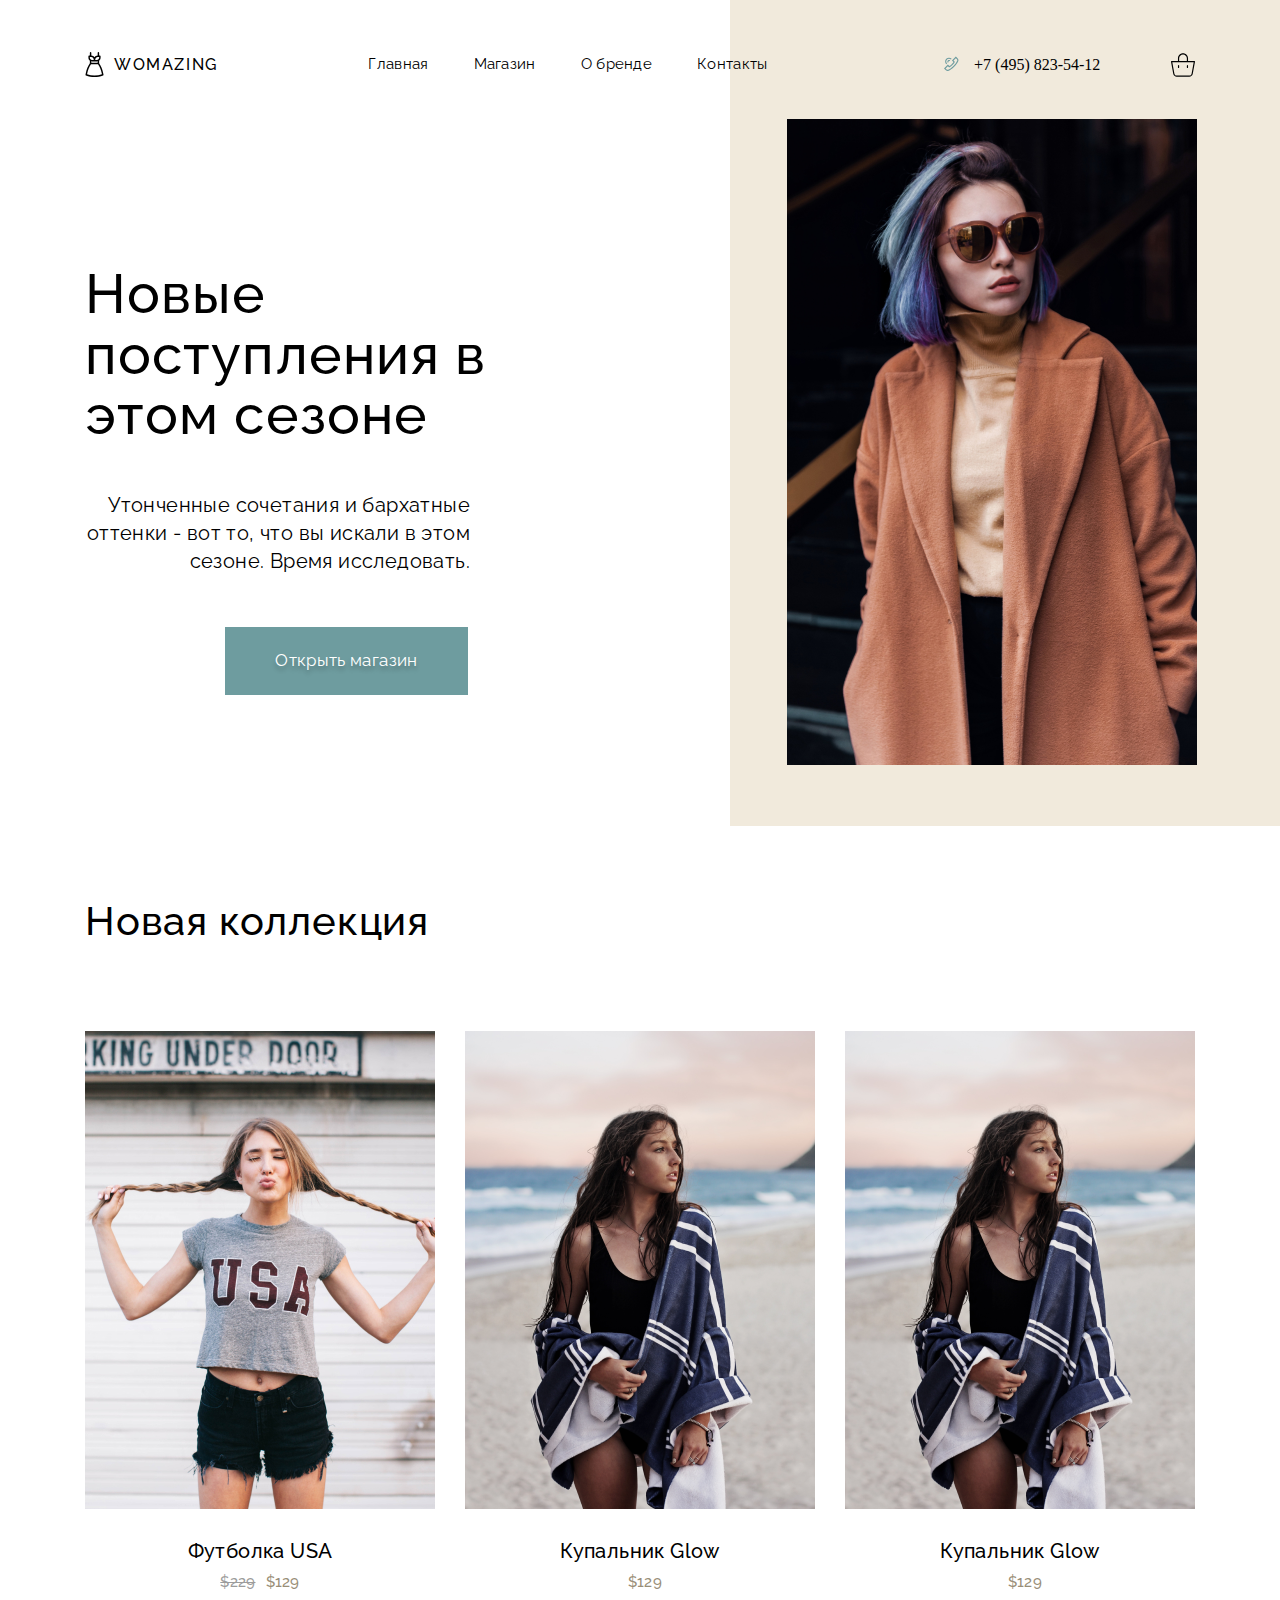
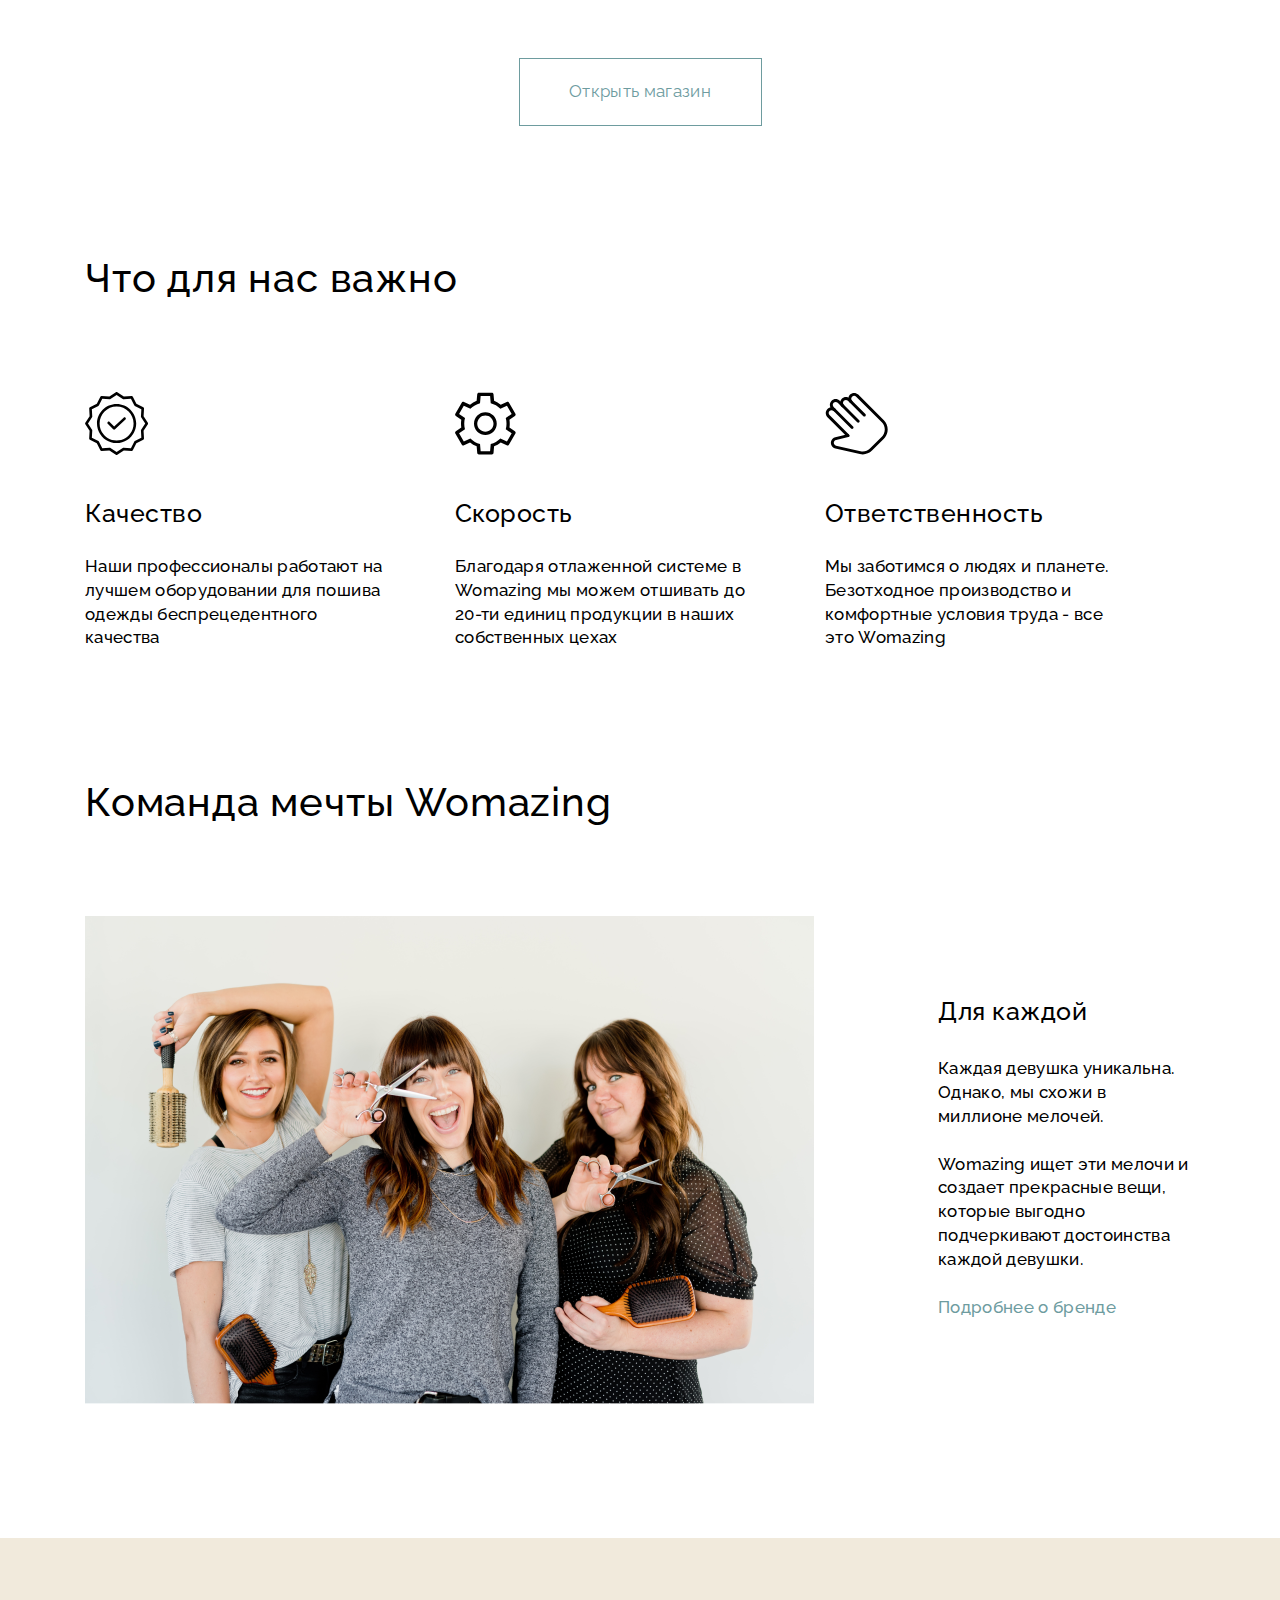
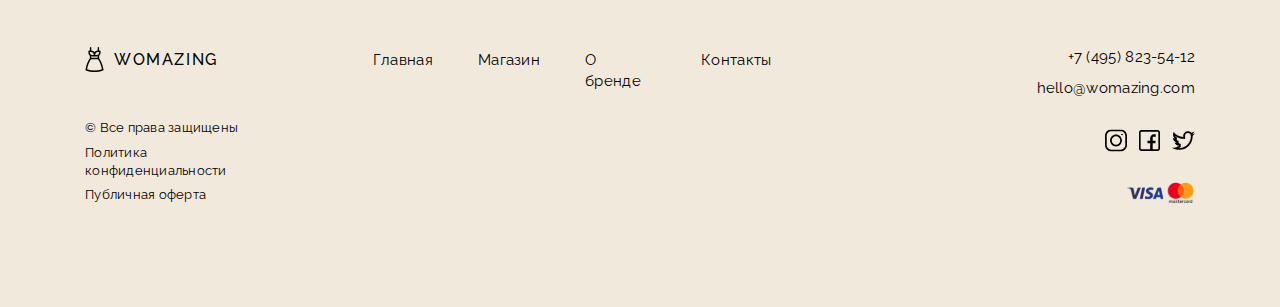
<file: index.html>
<!DOCTYPE html>
<html lang="en">
<head>
    <meta charset="UTF-8">
    <meta http-equiv="X-UA-Compatible" content="IE=edge">
    <meta name="viewport" content="width=device-width, initial-scale=1.0">
    <link rel="stylesheet" href="index.css">
    <title>Home</title>
        <link rel="preconnect" href="https://fonts.googleapis.com">
        <link rel="preconnect" href="https://fonts.gstatic.com" crossorigin>
        <link href="https://fonts.googleapis.com/css2?family=Raleway:wght@400;500;700&display=swap" rel="stylesheet">
            
</head>
<body>
        <svg display="none" >
            <symbol id="telephone" viewBox="0 0 27 27">
                <g>
                    <g clip-path="url(#clip0_25054_425)">
                    <path d="M8.25241 7.81643C6.75058 9.31823 6.75058 11.7618 8.25238 13.2636L9.05007 12.4659C7.98816 11.404 7.98814 9.67613 9.0501 8.61417C10.112 7.55224 11.8399 7.55224 12.9018 8.61414L13.6995 7.81646C12.1978 6.31463 9.75418 6.31466 8.25241 7.81643Z" />
                    <path d="M9.84127 9.39119C9.2091 10.0234 9.20907 11.052 9.84124 11.6842L10.639 10.8865C10.5458 10.7934 10.4945 10.6695 10.4945 10.5377C10.4945 10.406 10.5458 10.2821 10.639 10.1889C10.7322 10.0958 10.856 10.0444 10.9878 10.0444C11.1195 10.0444 11.2434 10.0958 11.3366 10.1889L12.1343 9.39122C11.5021 8.75902 10.4734 8.75902 9.84127 9.39119Z" />
                    <path d="M19.7483 7.43513L17.8551 5.54848L13.9234 9.47367L15.4476 11.0478C15.1921 11.5013 14.6379 12.3699 13.6933 13.3145C12.7487 14.2592 11.8737 14.8197 11.4159 15.0792L9.87261 13.5556L6.00226 17.4029L7.8851 19.2983C8.60485 20.0181 9.69998 20.2046 10.6102 19.7625C11.9992 19.0879 14.0955 17.8431 16.1943 15.7443C18.2931 13.6455 19.5379 11.5492 20.2125 10.1602C20.3723 9.83109 20.45 9.47787 20.45 9.12692C20.45 8.5072 20.2078 7.89464 19.7483 7.43513ZM19.1977 9.66732C18.5609 10.9785 17.3845 12.9587 15.3966 14.9466C13.4087 16.9345 11.4285 18.1109 10.1174 18.7477C9.63935 18.9799 9.06287 18.8806 8.6842 18.5019L7.59746 17.4079L9.87543 15.1436L11.1901 16.4415L11.5419 16.2849C11.5991 16.2595 12.9595 15.6438 14.4912 14.1121C16.0239 12.5795 16.6267 11.2305 16.6515 11.1739L16.8041 10.8268L15.5068 9.48705L17.8559 7.14178L18.9512 8.23327C19.3307 8.6133 19.4298 9.18952 19.1977 9.66732Z"/>
                    </g>
                    <defs>
                    <clipPath id="clip0_25054_425">
                    <rect width="17" height="17" transform="translate(6 3)"/>
                    </clipPath>
                    </defs>
                </g>
            </symbol>
            <symbol id="burger" viewBox="0 0 31 18" >
                <g>
                    <rect width="30.875" height="3.25" rx="1.625"/>
                    <rect y="7.25" width="30.875" height="3.25" rx="1.625" />
                    <rect y="14.5" width="30.875" height="3.25" rx="1.625" />
                </g>
            </symbol>
        </svg>

    <!-- хедер хакнуть (добавить ширины) -->
    <div class="header">
        <div class="header__orange"></div>
        <div class="container">
            <div class="header__menu">
                <div class="menu__logo">
                    <img src="image/logo.svg" alt="">
                    <h1 class="menu__title">Womazing</h1>
                </div>
                <nav class="menu__nav">
                    <ul>
                        <li><a href="index.html">Главная</a></li>
                        <li><a href="shop.html">Магазин</a></li>
                        <li><a href="about_brand.html">О бренде</a></li>
                        <li><a href="contacts.html">Контакты</a></li>
                    </ul>
                </nav>
                <div class="menu__phone">
                    <svg class="telephone"><use xlink:href="#telephone"/></svg>
                    <p class="menu__phone-number"><a>+7 (495) 823-54-12</a></p>
                </div>
                <img src="image/basket.svg" alt="" class="menu__basket">
                <div class="burger">
                    <svg class="burger"><use xlink:href="#burger"/></svg>
                    <div class="burger__menu">
                        <nav class="burger__nav">
                            <ul>
                                <li><a href="home.html">Главная</a></li>
                                <li><a href="shop.html">Магазин</a></li>
                                <li><a href="about_brand.html">О бренде</a></li>
                                <li><a href="contacts.html">Контакты</a></li>
                            </ul>
                        </nav>
                        <div class="burger__phone">
                            <svg class="telephone"><use xlink:href="#telephone"/></svg>
                            <p class="bureger__phone-number"><a>+7 (495) 823-54-12</a></p>
                        </div>
                    </div>
                </div>
            </div>
        </div>
    </div>
            <section class="section__caption">
                <div class="container">
                    <div class="caption__inner">
                        <div class="caption__inner-left">
                                <div class="caption__inner-wrapper">
                                <h1 class="caption__title">
                                    Новые поступления
                                    в этом сезоне
                                </h1>
                                <p class="caption__discription">
                                    Утонченные сочетания и бархатные оттенки - вот то, что вы искали в этом сезоне. Время исследовать.
                                </p>
                                <div class="button__caption-wrapper">
                                    <button class="caption__button">
                                        Открыть магазин
                                    </button>
                                </div>
                            </div>
                        </div>
                        <div class="caption__inner-right">
                            <img src="image/photo_caption.png" alt="" class="caption__img">
                        </div>
                    </div>
                </div>
            </section>        
    <section class="products">
        <div class="container">
            <h2 class="products__title">Новая коллекция</h2>
            <div class="products__tape">
                <div class="products__tape-block">
                    <div class="products__tape-wrapper">
                        <img src="image/products1.jpg" alt="" class="tape__block-img">
                        <a href="one_item.html"><img src="image/overlay.png" alt="#" class="overlay"></a>
                    </div>
                    <div class="tape__block-price">
                        <h4 class="tape__block-title">Футболка USA</h4>
                        <div class="tape__block-wrapper">
                            <p class="tape__block-discount">$229</p>
                            <p class="tape__block-cost">$129</p>
                        </div>
                    </div>
                </div>
                <div class="products__tape-block">
                    <div class="products__tape-wrapper">
                        <img src="image/products2.png" alt="" class="tape__block-img">
                        <a href="one_item.html"><img src="image/overlay.png" alt="#" class="overlay"></a>
                    </div>
                    <div class="tape__block-price">
                        <h4 class="tape__block-title">Купальник Glow</h4>
                        <div class="tape__block-wrapper">
                            <p class="tape__block-discount"></p>
                            <p class="tape__block-cost">$129</p>
                        </div>
                    </div>
                </div>
                <div class="products__tape-block">
                    <div class="products__tape-wrapper">
                        <img src="image/products2.png" alt="" class="tape__block-img">
                        <a href="one_item.html"><img src="image/overlay.png" alt="#" class="overlay"></a>
                    </div>
                    <div class="tape__block-price">
                        <h4 class="tape__block-title">Купальник Glow</h4>
                        <div class="tape__block-wrapper">
                            <p class="tape__block-discount"></p>
                            <p class="tape__block-cost">$129</p>
                        </div>
                    </div>
                </div>

            </div>
            <div class="button__wrapper">
                <button class="product__button">Открыть магазин</button>
            </div>
        </div>
    </section>
    <section class="benefits">
        <div class="container">
            <h2 class="benefits__title">
                Что для нас важно
            </h2>
            <div class="benefits__inner">
                <div class="benefits__inner-block">
                    <img src="image/benefits1.svg" alt="" class="benefits__block-img">
                    <h3 class="betefits__block-title">Качество</h3>
                    <p class="benefits__block-discription">
                        Наши профессионалы работают на лучшем оборудовании для пошива одежды беспрецедентного качества
                    </p>
                </div>
                <div class="benefits__inner-block">
                    <img src="image/benefits2.svg" alt="" class="benefits__block-img">
                    <h3 class="betefits__block-title">Скорость</h3>
                    <p class="benefits__block-discription">
                        Благодаря отлаженной системе в Womazing мы можем отшивать до 20-ти единиц продукции в наших собственных цехах
                    </p>
                </div>
                <div class="benefits__inner-block">
                    <img src="image/benefits3.svg" alt="" class="benefits__block-img">
                    <h3 class="betefits__block-title">Ответственность</h3>
                    <p class="benefits__block-discription">
                        Мы заботимся о людях и планете. Безотходное производство и комфортные условия труда - все это Womazing
                    </p>
                </div>
            </div>
        </div>
    </section>
    <section class="our__team">
        <div class="container">
            <h2 class="our__team-title">
                Команда мечты Womazing
            </h2>
            <div class="our__team-block">
                <div class="our__team-left">
                    <img class="our__team-img" src="image/our_team2.png">
                </div>
                <div class="our__team-right">
                    <h3 class="team__right-title">Для каждой</h3>
                    <p class="team__right-discription">
                        Каждая девушка уникальна. Однако, мы схожи в миллионе мелочей.
                    </p>

                    <p class="team__right-discription">
                        Womazing ищет эти мелочи и создает прекрасные вещи, которые выгодно подчеркивают достоинства каждой девушки.
                    </p>
                    <a class="more__brand">Подробнее о бренде</a>
                </div>
            </div>
        </div>
    </section>
    <footer class="footer">
        <div class="container">
            <div class="footer__menu">
                <div class="menu__logo footer__logo">
                    <img src="image/logo.svg" alt="">
                    <h1 class="menu__title">Womazing</h1>
                    <div class="copyright">
                        <p>© Все права защищены</p>
                        <p>Политика конфиденциальности</p>
                        <p>Публичная оферта</p>
                    </div>
                </div>
                <nav class="menu__nav nav__footer">
                    <ul>
                        <li><a href="index.html">Главная</a></li>
                        <li><a href="shop.html">Магазин</a></li>
                        <li><a href="about_brand.html">О бренде</a></li>
                        <li><a href="contacts.html">Контакты</a></li>
                    </ul>
                </nav>
                <div class="footer__contact">
                    <div class="contact__adress">
                        <a href="#" class="contact__number">+7 (495) 823-54-12</a>
                        <a href="#" class="contact__email">hello@womazing.com</a>
                    </div>
                    <div class="contact__social">
                        <img src="image/instagram.svg">
                        <img src="image/facebook.svg">
                        <img src="image/twitter.svg">
                    </div>
                    <div class="contact__card">
                        <img src="image/visa-mastercard.svg">
                    </div>
                </div>
            </div>
        </div>
    </footer>
    <!-- footer переделать -->
</body>
</html>
</file>
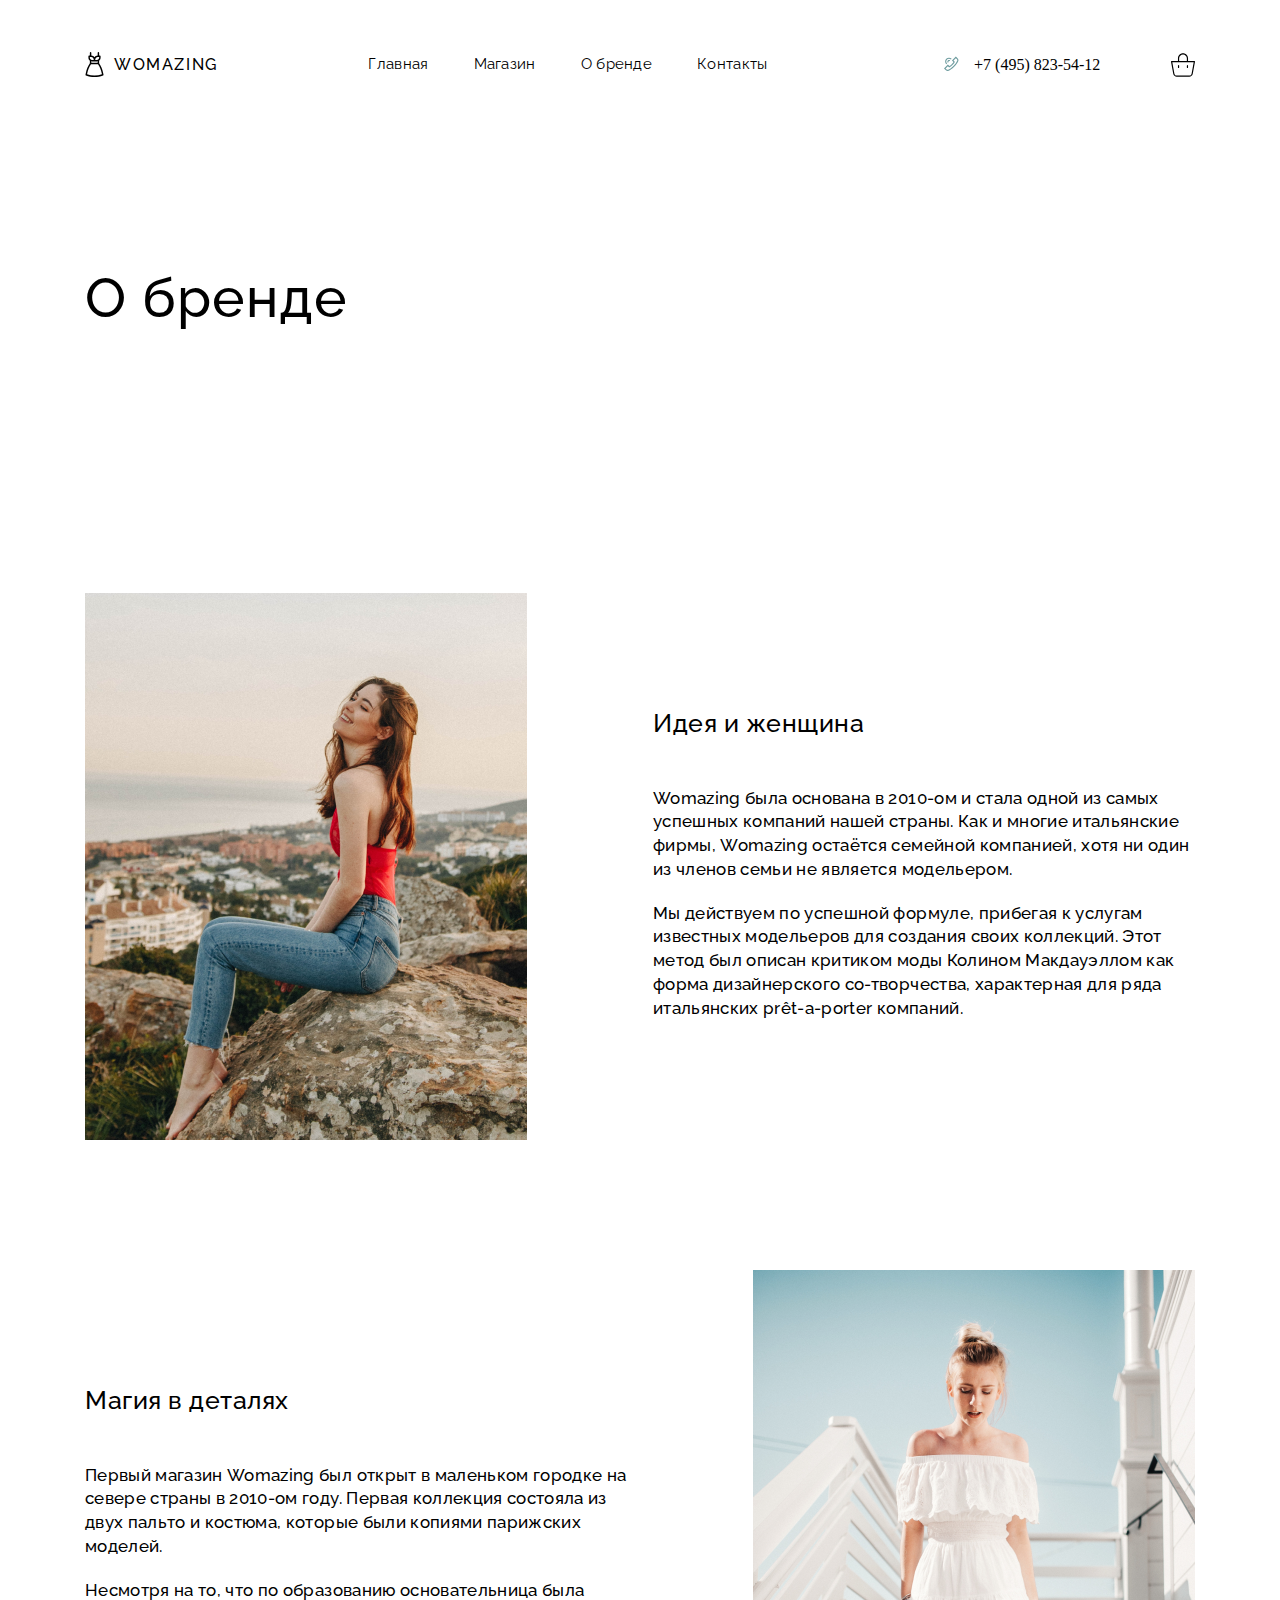
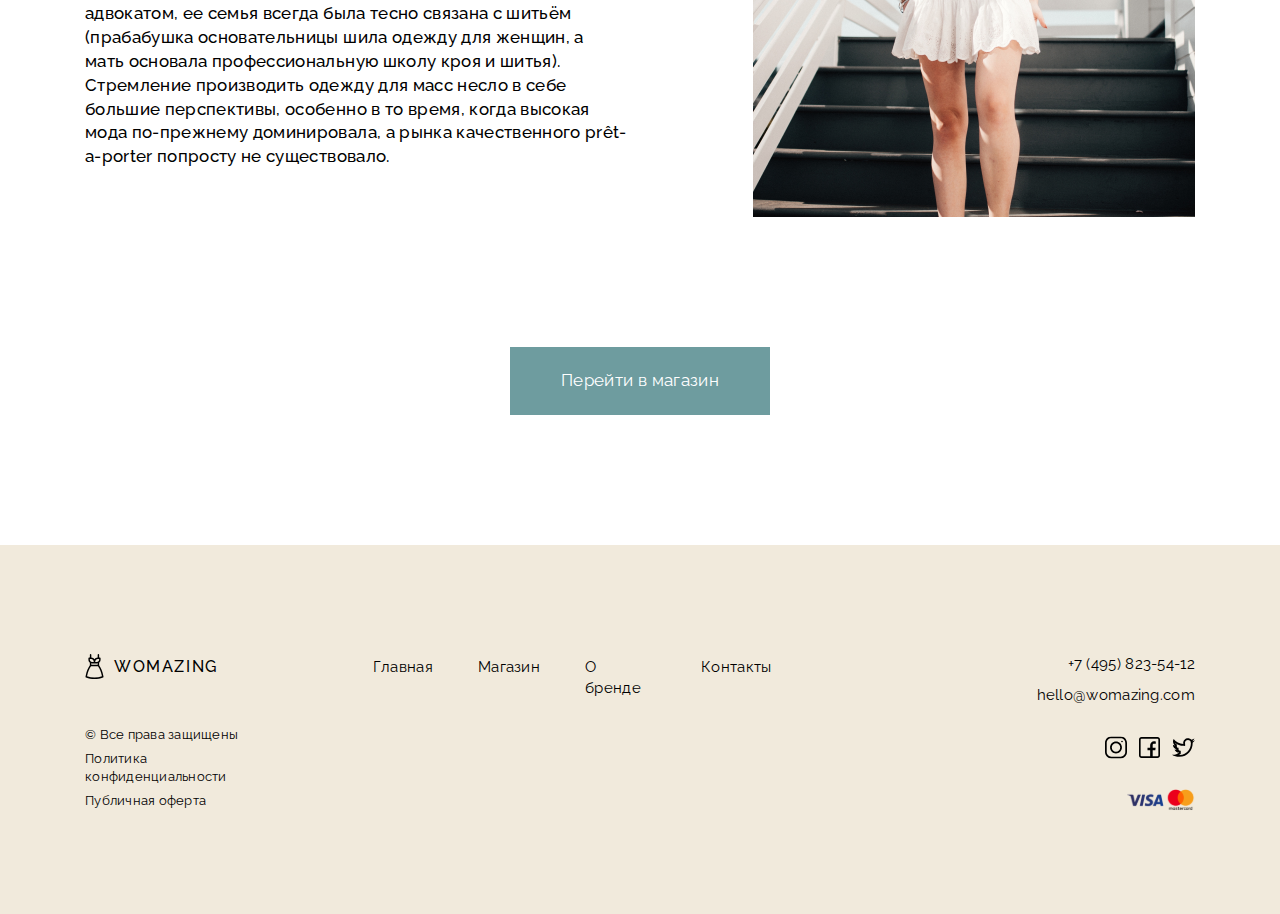
<file: about_brand.html>
<!DOCTYPE html>
<html lang="en">
<head>
    <meta charset="UTF-8">
    <meta http-equiv="X-UA-Compatible" content="IE=edge">
    <meta name="viewport" content="width=device-width, initial-scale=1.0">
    <link rel="stylesheet" href="index.css">
    <title>about__brand</title>
        <link rel="preconnect" href="https://fonts.googleapis.com">
        <link rel="preconnect" href="https://fonts.gstatic.com" crossorigin>
        <link href="https://fonts.googleapis.com/css2?family=Raleway:wght@400;500;700&display=swap" rel="stylesheet">
</head>
<body>
    <svg display="none" >
        <symbol id="telephone" viewBox="0 0 27 27">
            <g>
                <g clip-path="url(#clip0_25054_425)">
                <path d="M8.25241 7.81643C6.75058 9.31823 6.75058 11.7618 8.25238 13.2636L9.05007 12.4659C7.98816 11.404 7.98814 9.67613 9.0501 8.61417C10.112 7.55224 11.8399 7.55224 12.9018 8.61414L13.6995 7.81646C12.1978 6.31463 9.75418 6.31466 8.25241 7.81643Z" />
                <path d="M9.84127 9.39119C9.2091 10.0234 9.20907 11.052 9.84124 11.6842L10.639 10.8865C10.5458 10.7934 10.4945 10.6695 10.4945 10.5377C10.4945 10.406 10.5458 10.2821 10.639 10.1889C10.7322 10.0958 10.856 10.0444 10.9878 10.0444C11.1195 10.0444 11.2434 10.0958 11.3366 10.1889L12.1343 9.39122C11.5021 8.75902 10.4734 8.75902 9.84127 9.39119Z" />
                <path d="M19.7483 7.43513L17.8551 5.54848L13.9234 9.47367L15.4476 11.0478C15.1921 11.5013 14.6379 12.3699 13.6933 13.3145C12.7487 14.2592 11.8737 14.8197 11.4159 15.0792L9.87261 13.5556L6.00226 17.4029L7.8851 19.2983C8.60485 20.0181 9.69998 20.2046 10.6102 19.7625C11.9992 19.0879 14.0955 17.8431 16.1943 15.7443C18.2931 13.6455 19.5379 11.5492 20.2125 10.1602C20.3723 9.83109 20.45 9.47787 20.45 9.12692C20.45 8.5072 20.2078 7.89464 19.7483 7.43513ZM19.1977 9.66732C18.5609 10.9785 17.3845 12.9587 15.3966 14.9466C13.4087 16.9345 11.4285 18.1109 10.1174 18.7477C9.63935 18.9799 9.06287 18.8806 8.6842 18.5019L7.59746 17.4079L9.87543 15.1436L11.1901 16.4415L11.5419 16.2849C11.5991 16.2595 12.9595 15.6438 14.4912 14.1121C16.0239 12.5795 16.6267 11.2305 16.6515 11.1739L16.8041 10.8268L15.5068 9.48705L17.8559 7.14178L18.9512 8.23327C19.3307 8.6133 19.4298 9.18952 19.1977 9.66732Z"/>
                </g>
                <defs>
                <clipPath id="clip0_25054_425">
                <rect width="17" height="17" transform="translate(6 3)"/>
                </clipPath>
                </defs>
            </g>
        </symbol>
        <symbol id="burger" viewBox="0 0 31 18" >
            <g>
                <rect width="30.875" height="3.25" rx="1.625"/>
                <rect y="7.25" width="30.875" height="3.25" rx="1.625" />
                <rect y="14.5" width="30.875" height="3.25" rx="1.625" />
            </g>
        </symbol>
    </svg>
    <div class="header">
        <div class="container">
            <div class="header__menu shop">
                <div class="menu__logo">
                    <img src="image/logo.svg" alt="">
                    <h1 class="menu__title">Womazing</h1>
                </div>
                <nav class="menu__nav">
                    <ul>
                        <li><a href="index.html">Главная</a></li>
                        <li><a href="shop.html">Магазин</a></li>
                        <li><a href="about_brand.html">О бренде</a></li>
                        <li><a href="contacts.html">Контакты</a></li>
                    </ul>
                </nav>
                <div class="menu__phone">
                    <svg class="telephone"><use xlink:href="#telephone"/></svg>
                    <p class="menu__phone-number"><a>+7 (495) 823-54-12</a></p>
                </div>
                <img src="image/basket.svg" alt="" class="menu__basket">
                <div class="burger">
                    <svg class="burger"><use xlink:href="#burger"/></svg>
                    <div class="burger__menu">
                        <nav class="burger__nav">
                            <ul>
                                <li><a href="index.html">Главная</a></li>
                                <li><a href="shop.html">Магазин</a></li>
                                <li><a href="about_brand.html">О бренде</a></li>
                                <li><a href="contacts.html">Контакты</a></li>
                            </ul>
                        </nav>
                        <div class="burger__phone">
                            <svg class="telephone"><use xlink:href="#telephone"/></svg>
                            <p class="bureger__phone-number"><a>+7 (495) 823-54-12</a></p>
                        </div>
                    </div>
                </div>
            </div>
            
        </div>
    </div>
    <section class="about__brand">
        <div class="container">
            <h1 class="about__brand-title">
                О бренде
            </h1>
            <div class="about__brand-block">
                <div class="brand__block">
                    <img src="image/about_brand1.png">
                    <div class="brand__block-text">
                        <h3 class="brand__block-title">Идея и женщина</h3>
                        <p class="brand__block-discription">
                            Womazing была основана в 2010-ом и стала одной из самых успешных компаний нашей страны. Как и многие итальянские фирмы, Womazing остаётся семейной компанией, хотя ни один из членов семьи не является модельером.
                        </p>
                        <p class="brand__block-discription">
                            Мы действуем по успешной формуле, прибегая к услугам известных модельеров для создания своих коллекций. Этот метод был описан критиком моды Колином Макдауэллом как форма дизайнерского со-творчества, характерная для ряда итальянских prêt-a-porter компаний. 
                        </p>
                    </div>
                </div>
                <div class="brand__block reverse__block">
                    <img src="image/about_brand2.png">
                    <div class="brand__block-text reverse__text">
                        <h3 class="brand__block-title">Магия в деталях</h3>
                        <p class="brand__block-discription">
                            Первый магазин Womazing был открыт в маленьком городке на севере страны в 2010-ом году. Первая коллекция состояла из двух пальто и костюма, которые были копиями парижских моделей.
                        </p>
                        <p class="brand__block-discription">
                            Несмотря на то, что по образованию основательница была адвокатом, ее семья всегда была тесно связана с шитьём (прабабушка основательницы шила одежду для женщин, а мать основала профессиональную школу кроя и шитья). Стремление производить одежду для масс несло в себе большие перспективы, особенно в то время, когда высокая мода по-прежнему доминировала, а рынка качественного prêt-a-porter попросту не существовало. 
                        </p>
                    </div>
                </div>
            </div>
            <div class="button__wrapper">
                <button class="button__about-brand">Перейти в магазин</button>
            </div>
        </div>
    </section>
    <footer class="footer">
        <div class="container">
            <div class="footer__menu">
                <div class="menu__logo footer__logo">
                    <img src="image/logo.svg" alt="">
                    <h1 class="menu__title">Womazing</h1>
                    <div class="copyright">
                        <p>© Все права защищены</p>
                        <p>Политика конфиденциальности</p>
                        <p>Публичная оферта</p>
                    </div>
                </div>
                <nav class="menu__nav nav__footer">
                    <ul>
                        <li><a href="index.html">Главная</a></li>
                        <li><a href="shop.html">Магазин</a></li>
                        <li><a href="about_brand.html">О бренде</a></li>
                        <li><a href="contacts.html">Контакты</a></li>
                    </ul>
                </nav>
                <div class="footer__contact">
                    <div class="contact__adress">
                        <a href="#" class="contact__number">+7 (495) 823-54-12</a>
                        <a href="#" class="contact__email">hello@womazing.com</a>
                    </div>
                    <div class="contact__social">
                        <img src="image/instagram.svg">
                        <img src="image/facebook.svg">
                        <img src="image/twitter.svg">
                    </div>
                    <div class="contact__card">
                        <img src="image/visa-mastercard.svg">
                    </div>
                </div>
            </div>
        </div>
    </footer>
</body>
</html>
</file>
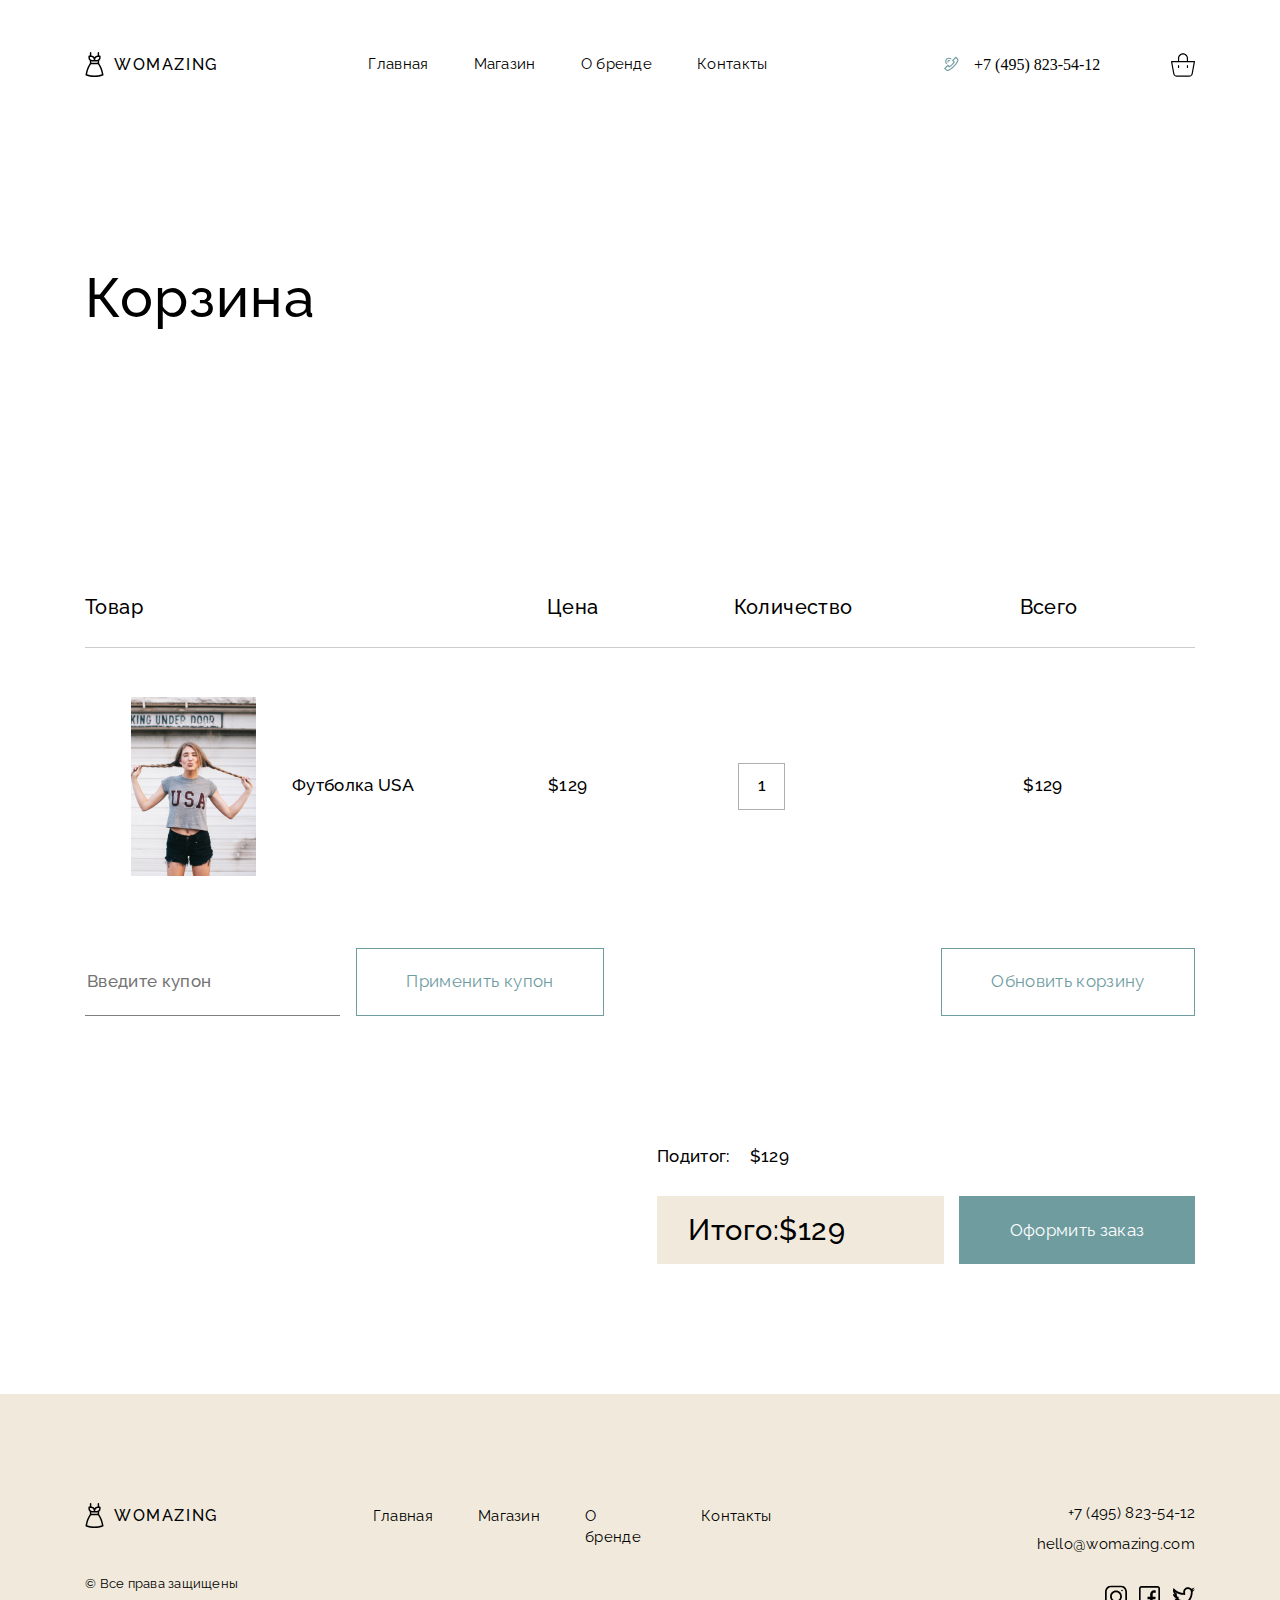
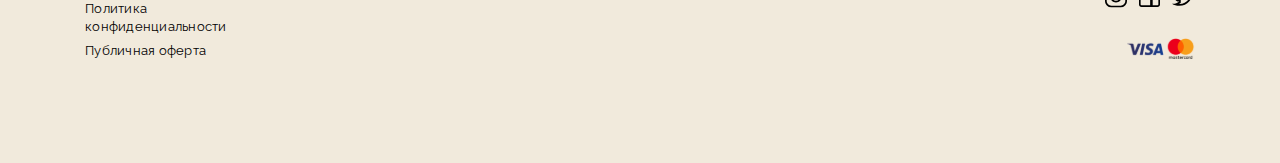
<file: cart.html>
<!DOCTYPE html>
<html lang="en">
<head>
    <meta charset="UTF-8">
    <meta http-equiv="X-UA-Compatible" content="IE=edge">
    <meta name="viewport" content="width=device-width, initial-scale=1.0">
        <link rel="preconnect" href="https://fonts.googleapis.com">
        <link rel="preconnect" href="https://fonts.gstatic.com" crossorigin>
        <link href="https://fonts.googleapis.com/css2?family=Raleway:wght@400;500;700&display=swap" rel="stylesheet">
        <link rel="stylesheet" href="index.css">
    <title>cart</title>
</head>
<body>
    <svg display="none" >
        <symbol id="telephone" viewBox="0 0 27 27">
            <g>
                <g clip-path="url(#clip0_25054_425)">
                <path d="M8.25241 7.81643C6.75058 9.31823 6.75058 11.7618 8.25238 13.2636L9.05007 12.4659C7.98816 11.404 7.98814 9.67613 9.0501 8.61417C10.112 7.55224 11.8399 7.55224 12.9018 8.61414L13.6995 7.81646C12.1978 6.31463 9.75418 6.31466 8.25241 7.81643Z" />
                <path d="M9.84127 9.39119C9.2091 10.0234 9.20907 11.052 9.84124 11.6842L10.639 10.8865C10.5458 10.7934 10.4945 10.6695 10.4945 10.5377C10.4945 10.406 10.5458 10.2821 10.639 10.1889C10.7322 10.0958 10.856 10.0444 10.9878 10.0444C11.1195 10.0444 11.2434 10.0958 11.3366 10.1889L12.1343 9.39122C11.5021 8.75902 10.4734 8.75902 9.84127 9.39119Z" />
                <path d="M19.7483 7.43513L17.8551 5.54848L13.9234 9.47367L15.4476 11.0478C15.1921 11.5013 14.6379 12.3699 13.6933 13.3145C12.7487 14.2592 11.8737 14.8197 11.4159 15.0792L9.87261 13.5556L6.00226 17.4029L7.8851 19.2983C8.60485 20.0181 9.69998 20.2046 10.6102 19.7625C11.9992 19.0879 14.0955 17.8431 16.1943 15.7443C18.2931 13.6455 19.5379 11.5492 20.2125 10.1602C20.3723 9.83109 20.45 9.47787 20.45 9.12692C20.45 8.5072 20.2078 7.89464 19.7483 7.43513ZM19.1977 9.66732C18.5609 10.9785 17.3845 12.9587 15.3966 14.9466C13.4087 16.9345 11.4285 18.1109 10.1174 18.7477C9.63935 18.9799 9.06287 18.8806 8.6842 18.5019L7.59746 17.4079L9.87543 15.1436L11.1901 16.4415L11.5419 16.2849C11.5991 16.2595 12.9595 15.6438 14.4912 14.1121C16.0239 12.5795 16.6267 11.2305 16.6515 11.1739L16.8041 10.8268L15.5068 9.48705L17.8559 7.14178L18.9512 8.23327C19.3307 8.6133 19.4298 9.18952 19.1977 9.66732Z"/>
                </g>
                <defs>
                <clipPath id="clip0_25054_425">
                <rect width="17" height="17" transform="translate(6 3)"/>
                </clipPath>
                </defs>
            </g>
        </symbol>
        <symbol id="burger" viewBox="0 0 31 18" >
            <g>
                <rect width="30.875" height="3.25" rx="1.625"/>
                <rect y="7.25" width="30.875" height="3.25" rx="1.625" />
                <rect y="14.5" width="30.875" height="3.25" rx="1.625" />
            </g>
        </symbol>
    </svg>
    <div class="header">
        <div class="container">
            <div class="header__menu shop">
                <div class="menu__logo">
                    <img src="image/logo.svg" alt="">
                    <h1 class="menu__title">Womazing</h1>
                </div>
                <nav class="menu__nav">
                    <ul>
                        <li><a href="index.html">Главная</a></li>
                        <li><a href="shop.html">Магазин</a></li>
                        <li><a href="about_brand.html">О бренде</a></li>
                        <li><a href="contacts.html">Контакты</a></li>
                    </ul>
                </nav>
                <div class="menu__phone">
                    <svg class="telephone"><use xlink:href="#telephone"/></svg>
                    <p class="menu__phone-number"><a>+7 (495) 823-54-12</a></p>
                </div>
                <img src="image/basket.svg" alt="" class="menu__basket">
                <div class="burger">
                    <svg class="burger"><use xlink:href="#burger"/></svg>
                    <div class="burger__menu">
                        <nav class="burger__nav">
                            <ul>
                                <li><a href="index.html">Главная</a></li>
                                <li><a href="shop.html">Магазин</a></li>
                                <li><a href="about_brand.html">О бренде</a></li>
                                <li><a href="contacts.html">Контакты</a></li>
                            </ul>
                        </nav>
                        <div class="burger__phone">
                            <svg class="telephone"><use xlink:href="#telephone"/></svg>
                            <p class="bureger__phone-number"><a>+7 (495) 823-54-12</a></p>
                        </div>
                    </div>
                </div>
            </div>
        </div>
    </div>
    <section class="buy">
        <div class="container">
            <h1 class="buy__title">
                Корзина
            </h1>
            <div class="buy__wrapper">
                <div class="buy__header">
                    <h4 class="name__text">
                        Товар
                    </h4>
                    <h4 class="cost__text">
                        Цена
                    </h4>
                    <h4 class="amount__text">
                        Количество
                    </h4>
                    <h4 class="total__text">
                        Всего
                    </h4>
                </div>
                <div class="product">
                    <img class="product__img" src="image/cart_image1.jpg" alt="">
                    <p class="product__name">
                        Футболка USA
                    </p>
                    <p class="product__cost">
                        $129
                    </p>
                    <p class="product__amount">
                        1
                    </p>
                    <p class="product__total-cost">
                        $129
                    </p>
                </div>
            </div>
            <div class="buy__control">
                <input type="text" class="input control" placeholder="Введите купон">
                <button class="button__coupon">Применить купон</button>
                <button class="button__refresh">Обновить корзину</button>
            </div>
            <div class="payment">
                <div class="payment__subtotal">
                    <p class="subtotal__text">Подитог:</p>
                    <p class="subtotal__cost">$129</p>
                </div>
                <div class="payment__total">
                    <div class="total__block">
                        <div class="total__block-wrapper">
                            <h3 class="payment__text">
                                Итого:
                            </h3>
                            <h3 class="payment__total-cost">
                                $129
                            </h3>
                        </div>
                        <button class="button__decor">Оформить заказ</button>
                    </div>
                </div>
            </div>
        </div>
    </section>
    <footer class="footer">
        <div class="container">
            <div class="footer__menu">
                <div class="menu__logo footer__logo">
                    <img src="image/logo.svg" alt="">
                    <h1 class="menu__title">Womazing</h1>
                    <div class="copyright">
                        <p>© Все права защищены</p>
                        <p>Политика конфиденциальности</p>
                        <p>Публичная оферта</p>
                    </div>
                </div>
                <nav class="menu__nav nav__footer">
                    <ul>
                        <li><a href="index.html">Главная</a></li>
                        <li><a href="shop.html">Магазин</a></li>
                        <li><a href="about_brand.html">О бренде</a></li>
                        <li><a href="contacts.html">Контакты</a></li>
                    </ul>
                </nav>
                <div class="footer__contact">
                    <div class="contact__adress">
                        <a href="#" class="contact__number">+7 (495) 823-54-12</a>
                        <a href="#" class="contact__email">hello@womazing.com</a>
                    </div>
                    <div class="contact__social">
                        <img src="image/instagram.svg">
                        <img src="image/facebook.svg">
                        <img src="image/twitter.svg">
                    </div>
                    <div class="contact__card">
                        <img src="image/visa-mastercard.svg">
                    </div>
                </div>
            </div>
        </div>
    </footer>
    
</body>
</html>
</file>
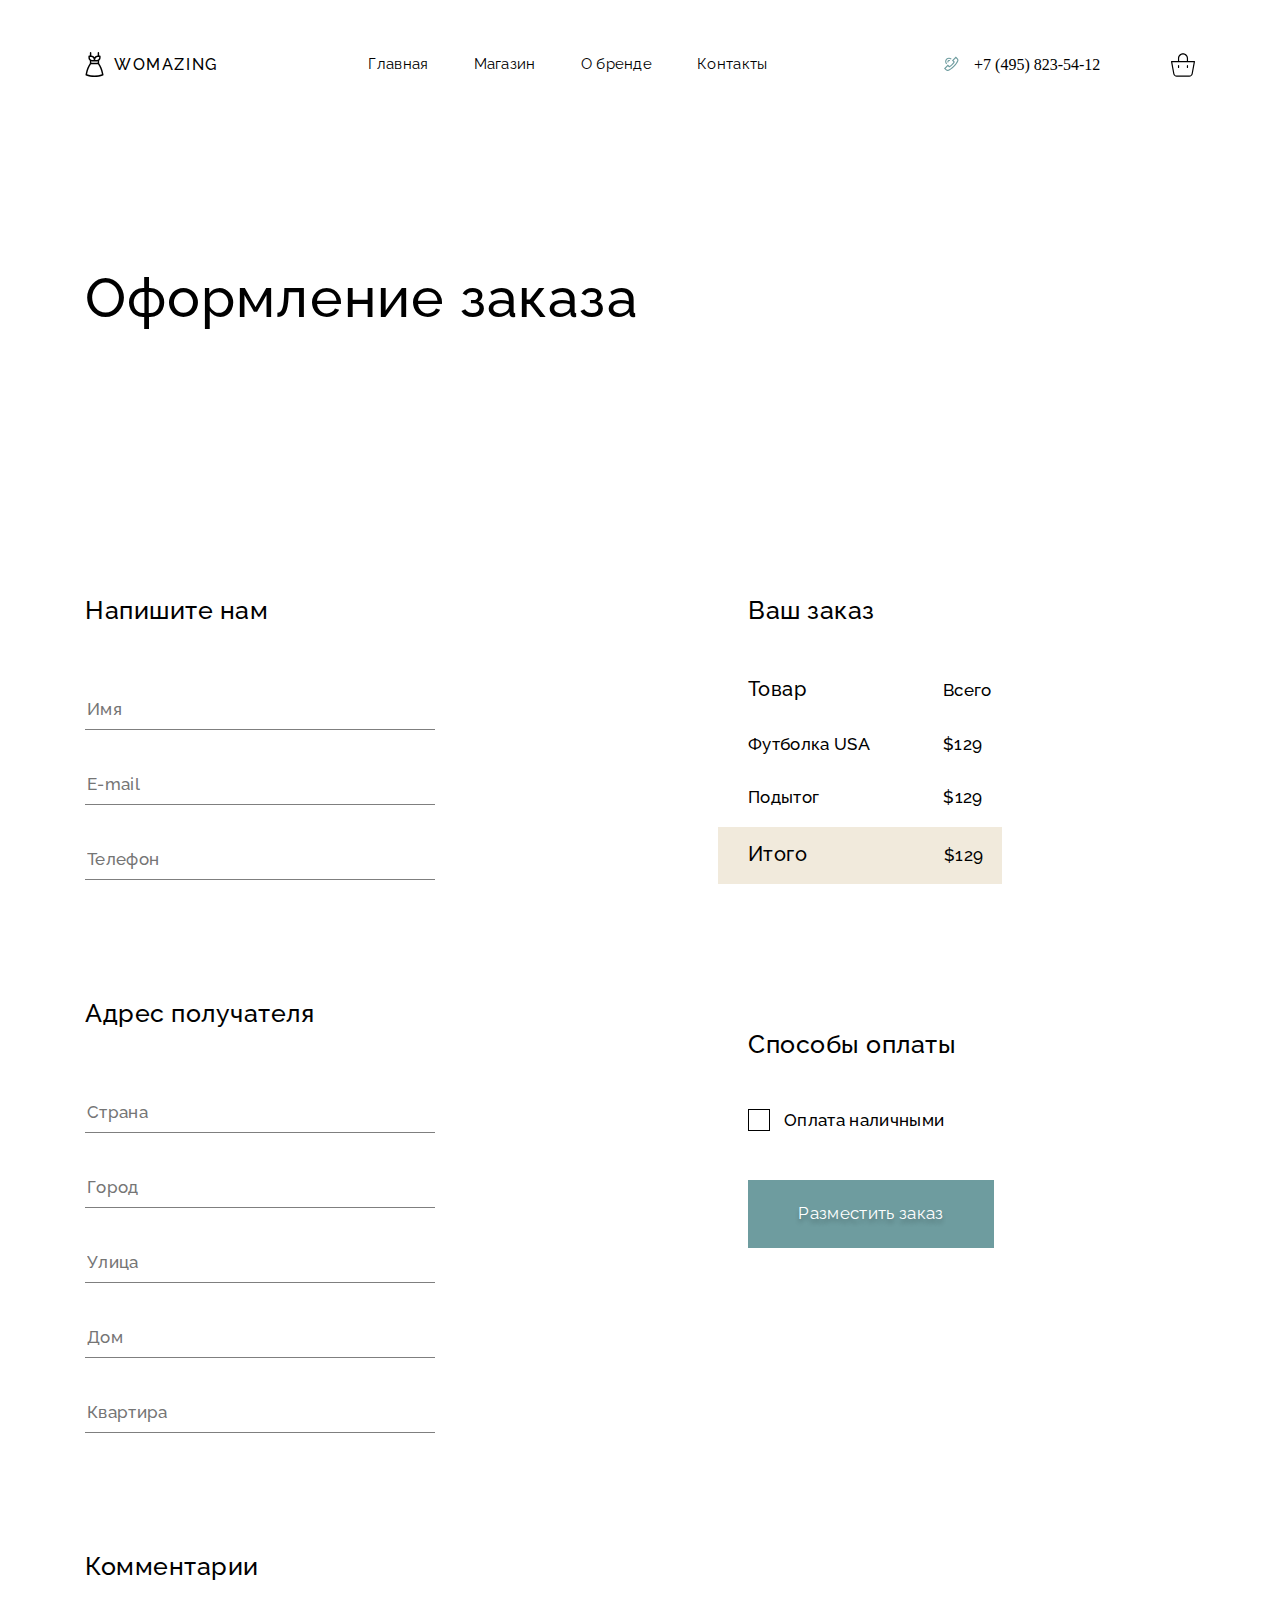
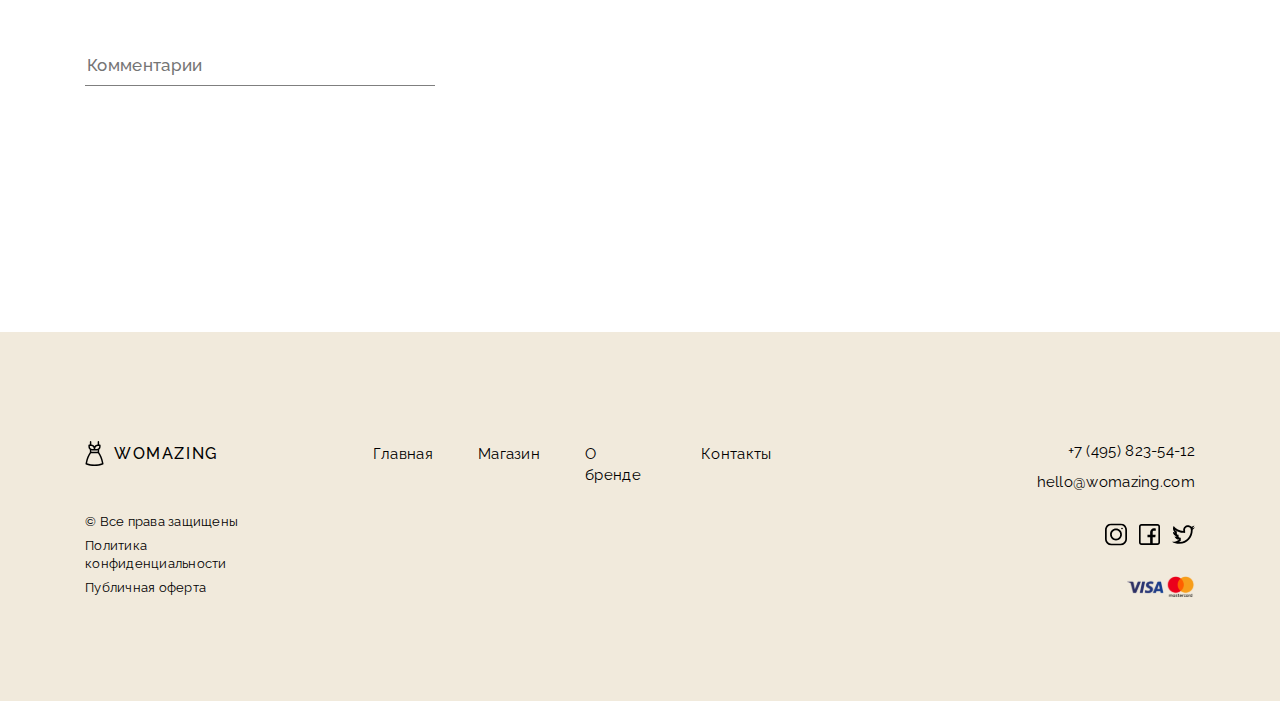
<file: checkout.html>
<!DOCTYPE html>
<html lang="en">
<head>
    <meta charset="UTF-8">
    <meta http-equiv="X-UA-Compatible" content="IE=edge">
    <meta name="viewport" content="width=device-width, initial-scale=1.0">
        <link rel="preconnect" href="https://fonts.googleapis.com">
        <link rel="preconnect" href="https://fonts.gstatic.com" crossorigin>
        <link href="https://fonts.googleapis.com/css2?family=Raleway:wght@400;500;700&display=swap" rel="stylesheet">
    <link rel="stylesheet" href="index.css">
    <title>checkout</title>
</head>
<body>
    <svg display="none" >
        <symbol id="telephone" viewBox="0 0 27 27">
            <g>
                <g clip-path="url(#clip0_25054_425)">
                <path d="M8.25241 7.81643C6.75058 9.31823 6.75058 11.7618 8.25238 13.2636L9.05007 12.4659C7.98816 11.404 7.98814 9.67613 9.0501 8.61417C10.112 7.55224 11.8399 7.55224 12.9018 8.61414L13.6995 7.81646C12.1978 6.31463 9.75418 6.31466 8.25241 7.81643Z" />
                <path d="M9.84127 9.39119C9.2091 10.0234 9.20907 11.052 9.84124 11.6842L10.639 10.8865C10.5458 10.7934 10.4945 10.6695 10.4945 10.5377C10.4945 10.406 10.5458 10.2821 10.639 10.1889C10.7322 10.0958 10.856 10.0444 10.9878 10.0444C11.1195 10.0444 11.2434 10.0958 11.3366 10.1889L12.1343 9.39122C11.5021 8.75902 10.4734 8.75902 9.84127 9.39119Z" />
                <path d="M19.7483 7.43513L17.8551 5.54848L13.9234 9.47367L15.4476 11.0478C15.1921 11.5013 14.6379 12.3699 13.6933 13.3145C12.7487 14.2592 11.8737 14.8197 11.4159 15.0792L9.87261 13.5556L6.00226 17.4029L7.8851 19.2983C8.60485 20.0181 9.69998 20.2046 10.6102 19.7625C11.9992 19.0879 14.0955 17.8431 16.1943 15.7443C18.2931 13.6455 19.5379 11.5492 20.2125 10.1602C20.3723 9.83109 20.45 9.47787 20.45 9.12692C20.45 8.5072 20.2078 7.89464 19.7483 7.43513ZM19.1977 9.66732C18.5609 10.9785 17.3845 12.9587 15.3966 14.9466C13.4087 16.9345 11.4285 18.1109 10.1174 18.7477C9.63935 18.9799 9.06287 18.8806 8.6842 18.5019L7.59746 17.4079L9.87543 15.1436L11.1901 16.4415L11.5419 16.2849C11.5991 16.2595 12.9595 15.6438 14.4912 14.1121C16.0239 12.5795 16.6267 11.2305 16.6515 11.1739L16.8041 10.8268L15.5068 9.48705L17.8559 7.14178L18.9512 8.23327C19.3307 8.6133 19.4298 9.18952 19.1977 9.66732Z"/>
                </g>
                <defs>
                <clipPath id="clip0_25054_425">
                <rect width="17" height="17" transform="translate(6 3)"/>
                </clipPath>
                </defs>
            </g>
        </symbol>
        <symbol id="burger" viewBox="0 0 31 18" >
            <g>
                <rect width="30.875" height="3.25" rx="1.625"/>
                <rect y="7.25" width="30.875" height="3.25" rx="1.625" />
                <rect y="14.5" width="30.875" height="3.25" rx="1.625" />
            </g>
        </symbol>
    </svg>
    <div class="header">
        <div class="container">
            <div class="header__menu shop">
                <div class="menu__logo">
                    <img src="image/logo.svg" alt="">
                    <h1 class="menu__title">Womazing</h1>
                </div>
                <nav class="menu__nav">
                    <ul>
                        <li><a href="index.html">Главная</a></li>
                        <li><a href="shop.html">Магазин</a></li>
                        <li><a href="about_brand.html">О бренде</a></li>
                        <li><a href="contacts.html">Контакты</a></li>
                    </ul>
                </nav>
                <div class="menu__phone">
                    <svg class="telephone"><use xlink:href="#telephone"/></svg>
                    <p class="menu__phone-number"><a>+7 (495) 823-54-12</a></p>
                </div>
                <img src="image/basket.svg" alt="" class="menu__basket">
                <div class="burger">
                    <svg class="burger"><use xlink:href="#burger"/></svg>
                    <div class="burger__menu">
                        <nav class="burger__nav">
                            <ul>
                                <li><a href="index.html">Главная</a></li>
                                <li><a href="shop.html">Магазин</a></li>
                                <li><a href="about_brand.html">О бренде</a></li>
                                <li><a href="contacts.html">Контакты</a></li>
                            </ul>
                        </nav>
                        <div class="burger__phone">
                            <svg class="telephone"><use xlink:href="#telephone"/></svg>
                            <p class="bureger__phone-number"><a>+7 (495) 823-54-12</a></p>
                        </div>
                    </div>
                </div>
            </div>
        </div>
    </div>
    <section class="checkout">
        <div class="container">
            <h1 class="checkout__title">
                Оформление заказа
            </h1>
            <div class="checkout__wrapper">
                <div class="checkout__inner">
                    <div class="request__form checkout__form">
                        <h3 class="input__text">
                            Напишите нам
                        </h3>
                        <input type="text" class="input request__user" placeholder="Имя">
                        <input type="text" class="input request__email" placeholder="E-mail">
                        <input type="text" class="input request__telephone" placeholder="Телефон">
                    </div>
                    <div class="request__form checkout__form">
                        <h3 class="input__text">
                            Адрес получателя
                        </h3>
                        <input type="text" class="input request__country" placeholder="Страна">
                        <input type="text" class="input request__city" placeholder="Город">
                        <input type="text" class="input request__street" placeholder="Улица">
                        <input type="text" class="input request__house" placeholder="Дом">
                        <input type="text" class="input request__flat" placeholder="Квартира">
                    </div>
                    <div class="request__form checkout__form">
                        <h3 class="input__text">
                            Комментарии
                        </h3>
                        <input type="text" class="input request__comments" placeholder="Комментарии">
                    </div>
                </div>
                <div class="checkout__info">
                    <h3 class="info__text">
                        Ваш заказ
                    </h3>
                    <div class="info__block">
                        <div class="info__block-inner">
                            <h4 class="info__block-product">Товар</h4>
                            <p>Всего</p>
                        </div>
                        <div class="info__block-inner">
                            <p class="info__block-name">Футболка USA</p>
                            <p>$129</p>
                        </div>
                        <div class="info__block-inner">
                            <p class="info__block-subtotal">Подытог</p>
                            <p>$129</p>
                        </div>
                        <div class="info__block-inner big">
                            <h4 class="info__block-total">Итого</h4>
                            <p>$129</p>
                        </div>
                        <div class="info__shading"></div>
                    </div>
                    <div class="order__payment">
                        <h3 class="oreder__payment-title">
                            Способы оплаты
                        </h3>
                        <div class="order__payment-memo">
                            <div class="payment__memo">
                                <div class="box">
                                    <div class="accept">

                                    </div>
                                </div>
                                <p class="memo__text">Оплата наличными</p>
                            </div>
                        </div>
                        <button class="button__order-payment">
                            Разместить заказ
                        </button>
                    </div>
                </div>
            </div>
        </div>
    </section>
    <footer class="footer">
        <div class="container">
            <div class="footer__menu">
                <div class="menu__logo footer__logo">
                    <img src="image/logo.svg" alt="">
                    <h1 class="menu__title">Womazing</h1>
                    <div class="copyright">
                        <p>© Все права защищены</p>
                        <p>Политика конфиденциальности</p>
                        <p>Публичная оферта</p>
                    </div>
                </div>
                <nav class="menu__nav nav__footer">
                    <ul>
                        <li><a href="index.html">Главная</a></li>
                        <li><a href="shop.html">Магазин</a></li>
                        <li><a href="about_brand.html">О бренде</a></li>
                        <li><a href="contacts.html">Контакты</a></li>
                    </ul>
                </nav>
                <div class="footer__contact">
                    <div class="contact__adress">
                        <a href="#" class="contact__number">+7 (495) 823-54-12</a>
                        <a href="#" class="contact__email">hello@womazing.com</a>
                    </div>
                    <div class="contact__social">
                        <img src="image/instagram.svg">
                        <img src="image/facebook.svg">
                        <img src="image/twitter.svg">
                    </div>
                    <div class="contact__card">
                        <img src="image/visa-mastercard.svg">
                    </div>
                </div>
            </div>
        </div>
    </footer>
    
</body>
</html>
</file>
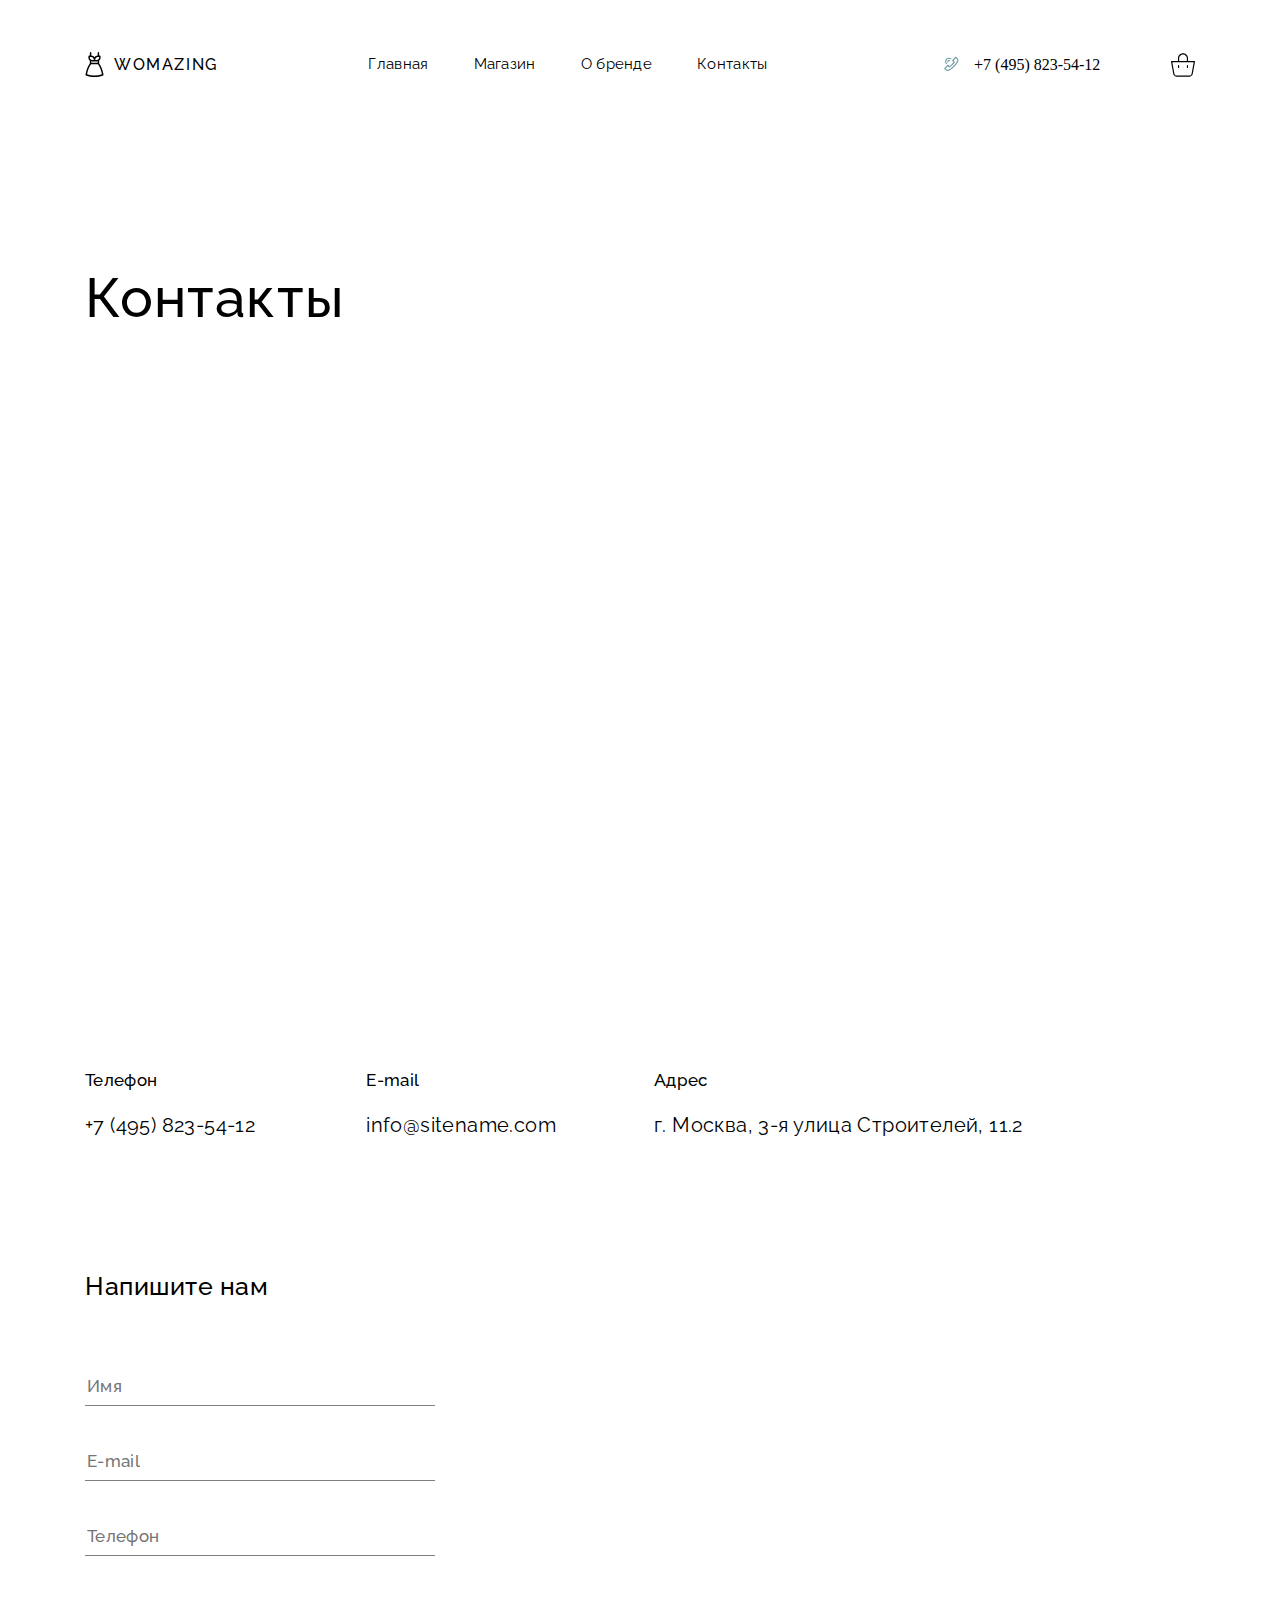
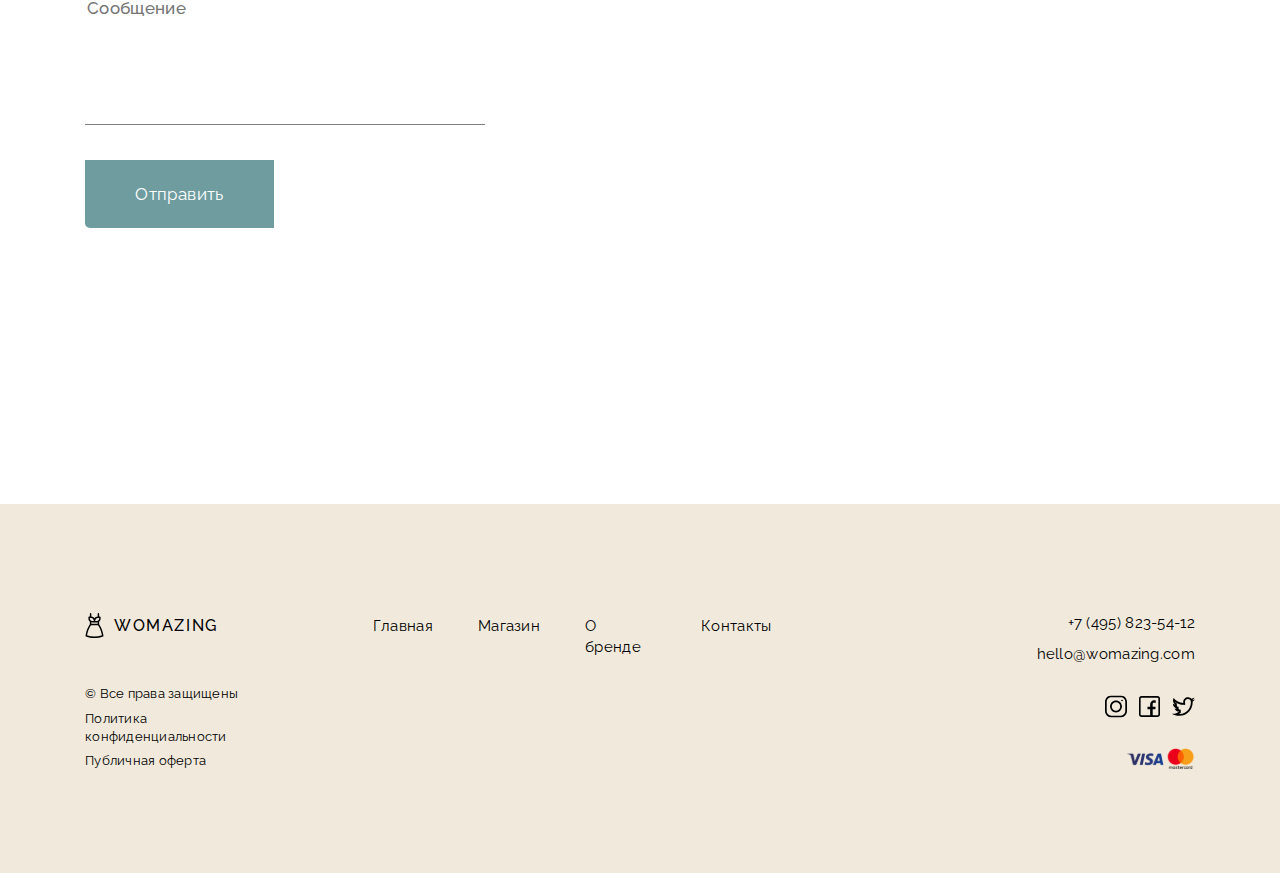
<file: contacts.html>
<!DOCTYPE html>
<html lang="en">
<head>
    <meta charset="UTF-8">
    <meta http-equiv="X-UA-Compatible" content="IE=edge">
    <meta name="viewport" content="width=device-width, initial-scale=1.0">
    <title>contacts</title>
    <link rel="stylesheet" href="index.css">
        <link rel="preconnect" href="https://fonts.googleapis.com">
        <link rel="preconnect" href="https://fonts.gstatic.com" crossorigin>
        <link href="https://fonts.googleapis.com/css2?family=Raleway:wght@400;500;700&display=swap" rel="stylesheet">
</head>
<body>
    <svg display="none" >
        <symbol id="telephone" viewBox="0 0 27 27">
            <g>
                <g clip-path="url(#clip0_25054_425)">
                <path d="M8.25241 7.81643C6.75058 9.31823 6.75058 11.7618 8.25238 13.2636L9.05007 12.4659C7.98816 11.404 7.98814 9.67613 9.0501 8.61417C10.112 7.55224 11.8399 7.55224 12.9018 8.61414L13.6995 7.81646C12.1978 6.31463 9.75418 6.31466 8.25241 7.81643Z" />
                <path d="M9.84127 9.39119C9.2091 10.0234 9.20907 11.052 9.84124 11.6842L10.639 10.8865C10.5458 10.7934 10.4945 10.6695 10.4945 10.5377C10.4945 10.406 10.5458 10.2821 10.639 10.1889C10.7322 10.0958 10.856 10.0444 10.9878 10.0444C11.1195 10.0444 11.2434 10.0958 11.3366 10.1889L12.1343 9.39122C11.5021 8.75902 10.4734 8.75902 9.84127 9.39119Z" />
                <path d="M19.7483 7.43513L17.8551 5.54848L13.9234 9.47367L15.4476 11.0478C15.1921 11.5013 14.6379 12.3699 13.6933 13.3145C12.7487 14.2592 11.8737 14.8197 11.4159 15.0792L9.87261 13.5556L6.00226 17.4029L7.8851 19.2983C8.60485 20.0181 9.69998 20.2046 10.6102 19.7625C11.9992 19.0879 14.0955 17.8431 16.1943 15.7443C18.2931 13.6455 19.5379 11.5492 20.2125 10.1602C20.3723 9.83109 20.45 9.47787 20.45 9.12692C20.45 8.5072 20.2078 7.89464 19.7483 7.43513ZM19.1977 9.66732C18.5609 10.9785 17.3845 12.9587 15.3966 14.9466C13.4087 16.9345 11.4285 18.1109 10.1174 18.7477C9.63935 18.9799 9.06287 18.8806 8.6842 18.5019L7.59746 17.4079L9.87543 15.1436L11.1901 16.4415L11.5419 16.2849C11.5991 16.2595 12.9595 15.6438 14.4912 14.1121C16.0239 12.5795 16.6267 11.2305 16.6515 11.1739L16.8041 10.8268L15.5068 9.48705L17.8559 7.14178L18.9512 8.23327C19.3307 8.6133 19.4298 9.18952 19.1977 9.66732Z"/>
                </g>
                <defs>
                <clipPath id="clip0_25054_425">
                <rect width="17" height="17" transform="translate(6 3)"/>
                </clipPath>
                </defs>
            </g>
        </symbol>
        <symbol id="burger" viewBox="0 0 31 18" >
            <g>
                <rect width="30.875" height="3.25" rx="1.625"/>
                <rect y="7.25" width="30.875" height="3.25" rx="1.625" />
                <rect y="14.5" width="30.875" height="3.25" rx="1.625" />
            </g>
        </symbol>
    </svg>
    <div class="header">
        <div class="container">
            <div class="header__menu shop">
                <div class="menu__logo">
                    <img src="image/logo.svg" alt="">
                    <h1 class="menu__title">Womazing</h1>
                </div>
                <nav class="menu__nav">
                    <ul>
                        <li><a href="index.html">Главная</a></li>
                        <li><a href="shop.html">Магазин</a></li>
                        <li><a href="about_brand.html">О бренде</a></li>
                        <li><a href="contacts.html">Контакты</a></li>
                    </ul>
                </nav>
                <div class="menu__phone">
                    <svg class="telephone"><use xlink:href="#telephone"/></svg>
                    <p class="menu__phone-number"><a>+7 (495) 823-54-12</a></p>
                </div>
                <img src="image/basket.svg" alt="" class="menu__basket">
                <div class="burger">
                    <svg class="burger"><use xlink:href="#burger"/></svg>
                    <div class="burger__menu">
                        <nav class="burger__nav">
                            <ul>
                                <li><a href="index.html">Главная</a></li>
                                <li><a href="shop.html">Магазин</a></li>
                                <li><a href="about_brand.html">О бренде</a></li>
                                <li><a href="contacts.html">Контакты</a></li>
                            </ul>
                        </nav>
                        <div class="burger__phone">
                            <svg class="telephone"><use xlink:href="#telephone"/></svg>
                            <p class="bureger__phone-number"><a>+7 (495) 823-54-12</a></p>
                        </div>
                    </div>
                </div>
            </div>
        </div>
    </div>
    <section class="contacts">
        <div class="container">
            <h1 class="contacts__title">
                Контакты
            </h1>
            <div class="contacts__map">
                <iframe src="https://www.google.com/maps/embed?pb=!1m18!1m12!1m3!1d2249.1587922593008!2d37.52914600074292!3d55.68622697965831!2m3!1f0!2f0!3f0!3m2!1i1024!2i768!4f13.1!3m3!1m2!1s0x46b54cf6b78403bf%3A0xdfd911e9b4c94767!2z0JPQuNC90LDQvNC10LQsINCe0L7Qvg!5e0!3m2!1sru!2sru!4v1670578315080!5m2!1sru!2sru" width="1110" height="476" style="border:0;" allowfullscreen="" loading="lazy" referrerpolicy="no-referrer-when-downgrade"></iframe>
            </div>
            <div class="contacts__all">
                <div class="contacts__telephone-block">
                    <div class="contacts__text">Телефон</div>
                    <div class="contacts__link"><a href="tel:+7 (495) 823-54-12"><h4>+7 (495) 823-54-12</h4></a></div>
                </div>
                <div class="contacts__email-block">
                    <div class="contacts__text">E-mail</div>
                    <div class="contacts__link"><a href="mailto:info@sitename.com"><h4>info@sitename.com</h4></a></div>
                </div>
                <div class="contacts__adress-block">
                    <div class="contacts__text">Адрес</div>
                    <div class="contacts__link"><h4>г. Москва, 3-я улица Строителей, 11.2</h4></div>
                </div>
            </div>
            <div class="request__form">
                <h3 class="input__text">
                    Напишите нам
                </h3>
                 <input type="text" class="input request__user" placeholder="Имя">
                 <input type="text" class="input request__email" placeholder="E-mail">
                 <input type="text" class="input request__telephone" placeholder="Телефон">
                 <input type="text" class="input request__message" placeholder="Сообщение">
                 <button class="button__form">Отправить</button>
            </div>
        </div>
    </section>
    <footer class="footer">
        <div class="container">
            <div class="footer__menu">
                <div class="menu__logo footer__logo">
                    <img src="image/logo.svg" alt="">
                    <h1 class="menu__title">Womazing</h1>
                    <div class="copyright">
                        <p>© Все права защищены</p>
                        <p>Политика конфиденциальности</p>
                        <p>Публичная оферта</p>
                    </div>
                </div>
                <nav class="menu__nav nav__footer">
                    <ul>
                        <li><a href="index.html">Главная</a></li>
                        <li><a href="shop.html">Магазин</a></li>
                        <li><a href="about_brand.html">О бренде</a></li>
                        <li><a href="contacts.html">Контакты</a></li>
                    </ul>
                </nav>
                <div class="footer__contact">
                    <div class="contact__adress">
                        <a href="#" class="contact__number">+7 (495) 823-54-12</a>
                        <a href="#" class="contact__email">hello@womazing.com</a>
                    </div>
                    <div class="contact__social">
                        <img src="image/instagram.svg">
                        <img src="image/facebook.svg">
                        <img src="image/twitter.svg">
                    </div>
                    <div class="contact__card">
                        <img src="image/visa-mastercard.svg">
                    </div>
                </div>
            </div>
        </div>
    </footer>
</body>
</html>
</file>
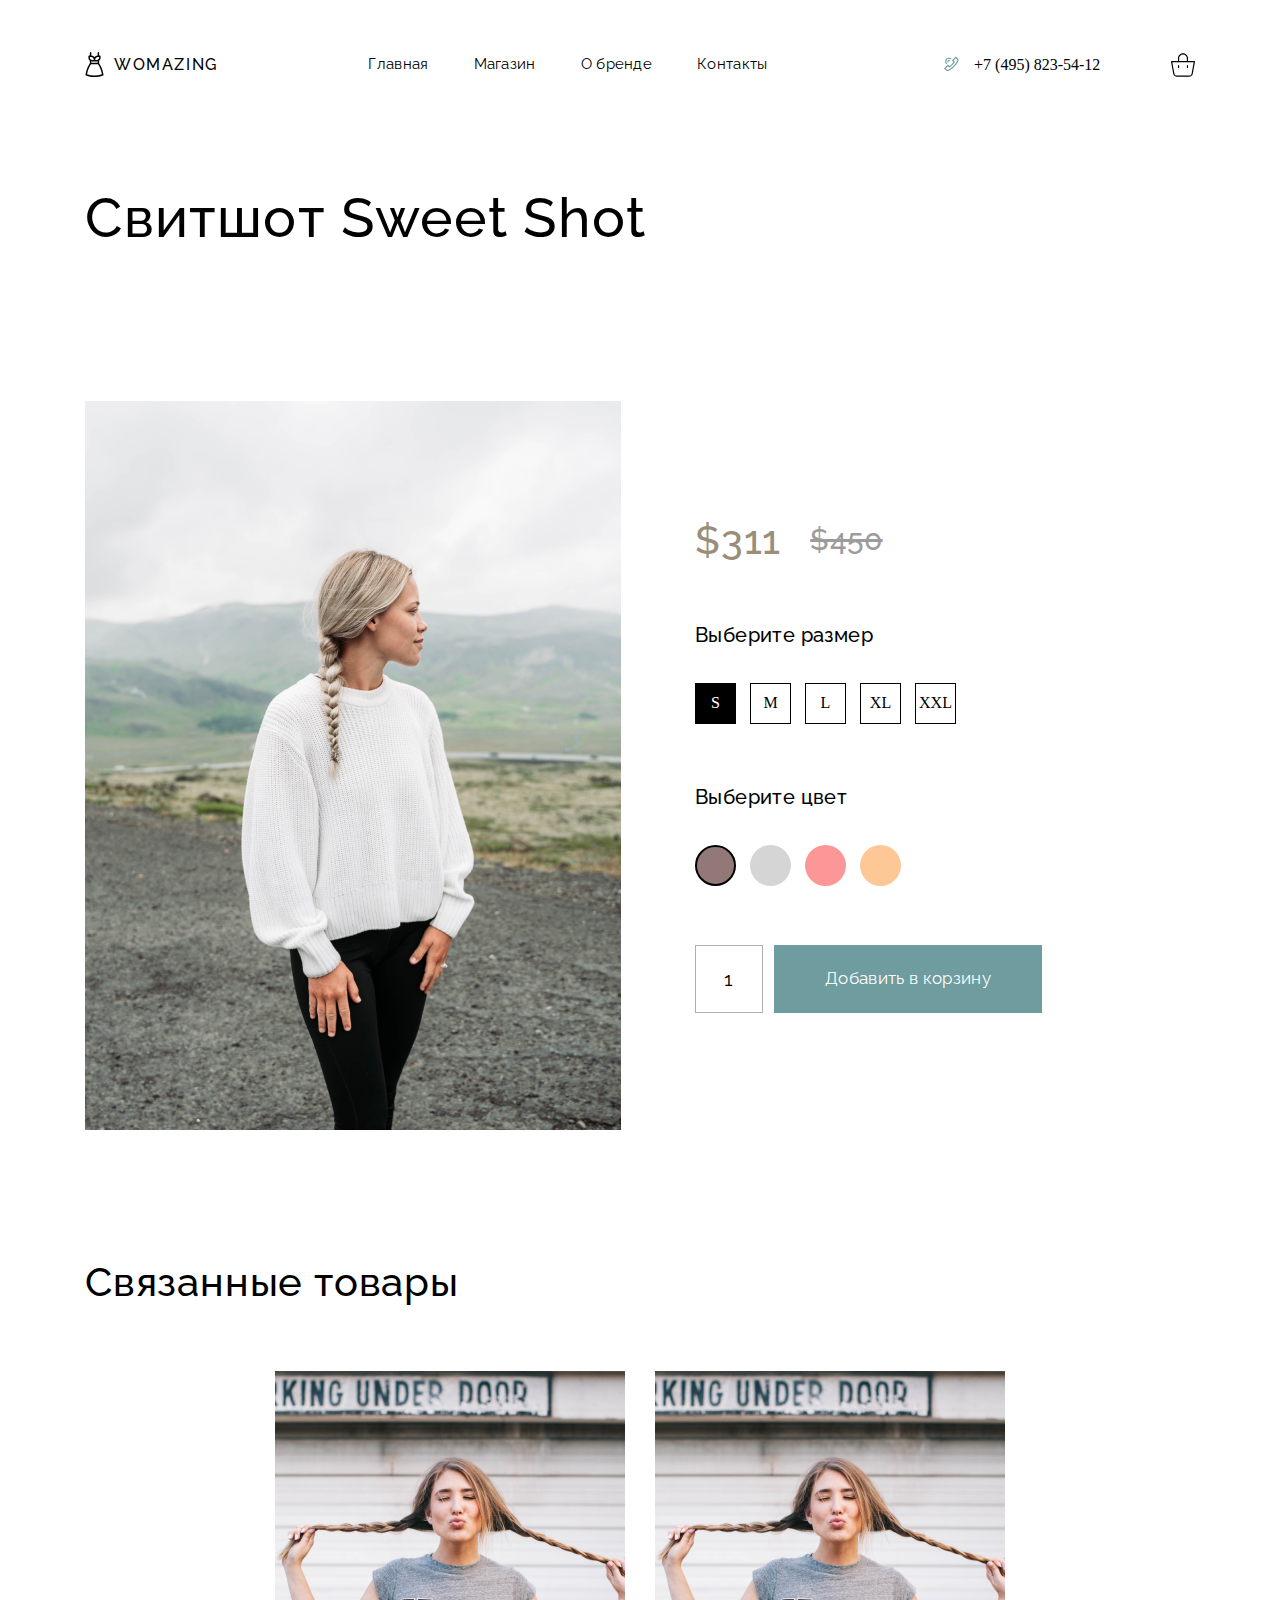
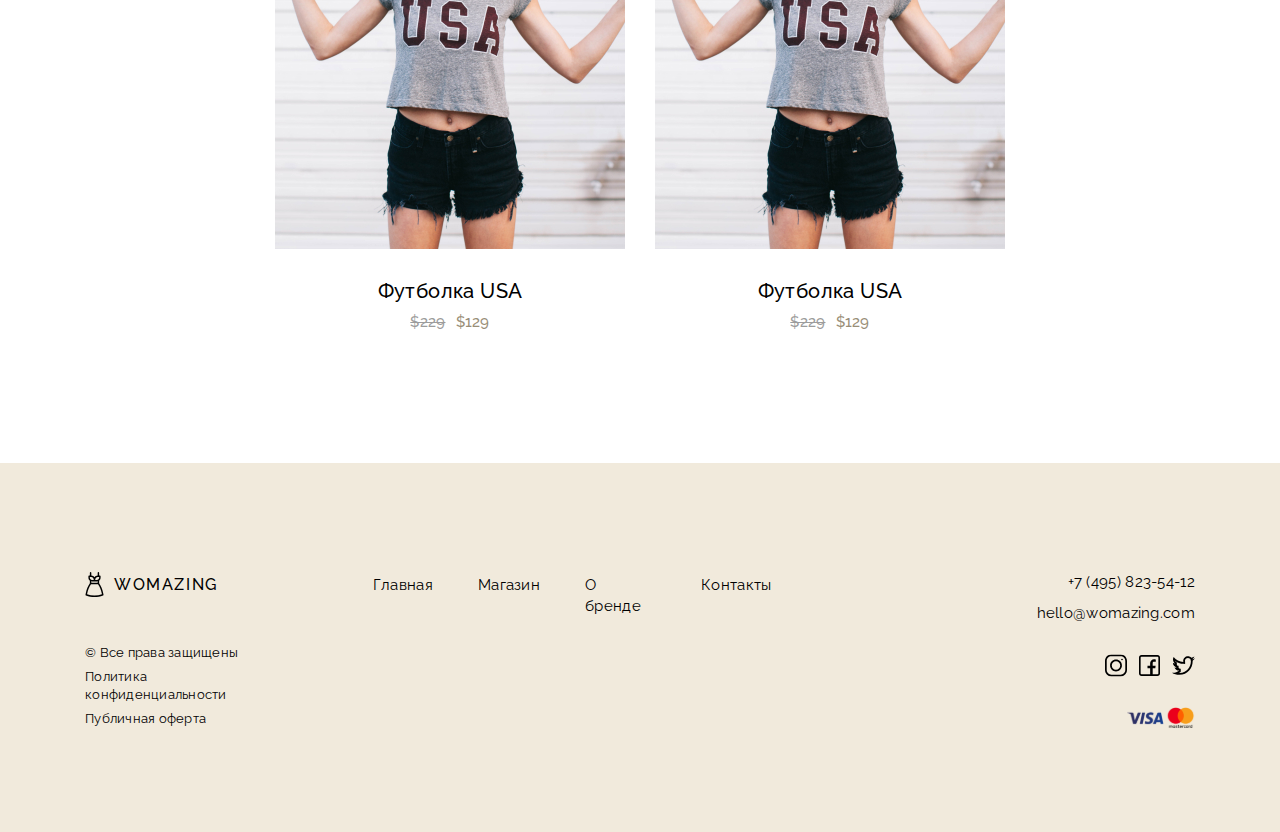
<file: one_item.html>
<!DOCTYPE html>
<html lang="en">
<head>
    <meta charset="UTF-8">
    <meta http-equiv="X-UA-Compatible" content="IE=edge">
    <meta name="viewport" content="width=device-width, initial-scale=1.0">
    <title>One__item</title>
        <link rel="preconnect" href="https://fonts.googleapis.com">
        <link rel="preconnect" href="https://fonts.gstatic.com" crossorigin>
        <link href="https://fonts.googleapis.com/css2?family=Raleway:wght@400;500;700&display=swap" rel="stylesheet">
        <link rel="stylesheet" href="index.css">
</head>
<body>
    <svg display="none" >
        <symbol id="telephone" viewBox="0 0 27 27">
            <g>
                <g clip-path="url(#clip0_25054_425)">
                <path d="M8.25241 7.81643C6.75058 9.31823 6.75058 11.7618 8.25238 13.2636L9.05007 12.4659C7.98816 11.404 7.98814 9.67613 9.0501 8.61417C10.112 7.55224 11.8399 7.55224 12.9018 8.61414L13.6995 7.81646C12.1978 6.31463 9.75418 6.31466 8.25241 7.81643Z" />
                <path d="M9.84127 9.39119C9.2091 10.0234 9.20907 11.052 9.84124 11.6842L10.639 10.8865C10.5458 10.7934 10.4945 10.6695 10.4945 10.5377C10.4945 10.406 10.5458 10.2821 10.639 10.1889C10.7322 10.0958 10.856 10.0444 10.9878 10.0444C11.1195 10.0444 11.2434 10.0958 11.3366 10.1889L12.1343 9.39122C11.5021 8.75902 10.4734 8.75902 9.84127 9.39119Z" />
                <path d="M19.7483 7.43513L17.8551 5.54848L13.9234 9.47367L15.4476 11.0478C15.1921 11.5013 14.6379 12.3699 13.6933 13.3145C12.7487 14.2592 11.8737 14.8197 11.4159 15.0792L9.87261 13.5556L6.00226 17.4029L7.8851 19.2983C8.60485 20.0181 9.69998 20.2046 10.6102 19.7625C11.9992 19.0879 14.0955 17.8431 16.1943 15.7443C18.2931 13.6455 19.5379 11.5492 20.2125 10.1602C20.3723 9.83109 20.45 9.47787 20.45 9.12692C20.45 8.5072 20.2078 7.89464 19.7483 7.43513ZM19.1977 9.66732C18.5609 10.9785 17.3845 12.9587 15.3966 14.9466C13.4087 16.9345 11.4285 18.1109 10.1174 18.7477C9.63935 18.9799 9.06287 18.8806 8.6842 18.5019L7.59746 17.4079L9.87543 15.1436L11.1901 16.4415L11.5419 16.2849C11.5991 16.2595 12.9595 15.6438 14.4912 14.1121C16.0239 12.5795 16.6267 11.2305 16.6515 11.1739L16.8041 10.8268L15.5068 9.48705L17.8559 7.14178L18.9512 8.23327C19.3307 8.6133 19.4298 9.18952 19.1977 9.66732Z"/>
                </g>
                <defs>
                <clipPath id="clip0_25054_425">
                <rect width="17" height="17" transform="translate(6 3)"/>
                </clipPath>
                </defs>
            </g>
        </symbol>
        <symbol id="burger" viewBox="0 0 31 18" >
            <g>
                <rect width="30.875" height="3.25" rx="1.625"/>
                <rect y="7.25" width="30.875" height="3.25" rx="1.625" />
                <rect y="14.5" width="30.875" height="3.25" rx="1.625" />
            </g>
        </symbol>
    </svg>
    <div class="header">
        <div class="container">
            <div class="header__menu item">
                <div class="menu__logo">
                    <img src="image/logo.svg" alt="">
                    <h1 class="menu__title">Womazing</h1>
                </div>
                <nav class="menu__nav">
                    <ul>
                        <li><a href="index.html">Главная</a></li>
                        <li><a href="shop.html">Магазин</a></li>
                        <li><a href="about_brand.html">О бренде</a></li>
                        <li><a href="contacts.html">Контакты</a></li>
                    </ul>
                </nav>
                <div class="menu__phone">
                    <svg class="telephone"><use xlink:href="#telephone"/></svg>
                    <p class="menu__phone-number"><a>+7 (495) 823-54-12</a></p>
                </div>
                <img src="image/basket.svg" alt="" class="menu__basket">
                <div class="burger">
                    <svg class="burger"><use xlink:href="#burger"/></svg>
                    <div class="burger__menu">
                        <nav class="burger__nav">
                            <ul>
                                <li><a href="index.html">Главная</a></li>
                                <li><a href="shop.html">Магазин</a></li>
                                <li><a href="about_brand.html">О бренде</a></li>
                                <li><a href="contacts.html">Контакты</a></li>
                            </ul>
                        </nav>
                        <div class="burger__phone">
                            <svg class="telephone"><use xlink:href="#telephone"/></svg>
                            <p class="bureger__phone-number"><a>+7 (495) 823-54-12</a></p>
                        </div>
                    </div>
                </div>
            </div>
        </div>
    </div>
    <section class="one__item">
        <div class="container">
            <h1 class="one__item-title">
                Свитшот Sweet Shot
            </h1>
            <div class="one__item-inner">
                <img src="image/photo_order1.png">
                <div class="one_item-settings">
                    <div class="one__item-price">
                        <p class="one__item-cost">
                            $311
                        </p>
                        <p class="one__item-discount">
                            $450
                        </p>
                    </div>
                    <p class="one__item-text">
                        Выберите размер
                    </p>
                    <div class="one__item-size">
                        <div class="item__size active ">S</div>
                        <div class="item__size">M</div>
                        <div class="item__size">L</div>
                        <div class="item__size">XL</div>
                        <div class="item__size">XXL</div>
                    </div>
                    <p class="one__item-text">
                        Выберите цвет
                    </p>
                    <div class="one__item-color">
                        <div class="item__color brown choose"></div>
                        <div class="item__color green"></div>
                        <div class="item__color red"></div>
                        <div class="item__color yellow"></div>
                    </div>
                    <div class="one_item-order">
                        <div class="item__order-count">1</div>
                        <button class="button__order">Добавить в корзину</button>
                    </div>
                </div>
            </div>
        </div>
    </section>
    <section class="products">
        <div class="container">
            <h2 class="products__title link__title">Связанные товары</h2>
            <div class="products__tape">
                <div class="products__tape-block">
                    <div class="products__tape-wrapper">
                        <img src="image/products1.jpg" alt="" class="tape__block-img">
                        <a href="one_item.html"><img src="image/overlay.png" alt="#" class="overlay"></a>
                    </div>
                    <div class="tape__block-price">
                        <h4 class="tape__block-title">Футболка USA</h4>
                        <div class="tape__block-wrapper">
                            <p class="tape__block-discount">$229</p>
                            <p class="tape__block-cost">$129</p>
                        </div>
                    </div>
                </div>
                <div class="products__tape-block">
                    <div class="products__tape-wrapper">
                        <img src="image/products1.jpg" alt="" class="tape__block-img">
                        <a href="one_item.html"><img src="image/overlay.png" alt="#" class="overlay"></a>
                    </div>
                    <div class="tape__block-price">
                        <h4 class="tape__block-title">Футболка USA</h4>
                        <div class="tape__block-wrapper">
                            <p class="tape__block-discount">$229</p>
                            <p class="tape__block-cost">$129</p>
                        </div>
                    </div>
                </div>
            </div>
        </div>
    </section>
    <footer class="footer">
        <div class="container">
            <div class="footer__menu">
                <div class="menu__logo footer__logo">
                    <img src="image/logo.svg" alt="">
                    <h1 class="menu__title">Womazing</h1>
                    <div class="copyright">
                        <p>© Все права защищены</p>
                        <p>Политика конфиденциальности</p>
                        <p>Публичная оферта</p>
                    </div>
                </div>
                <nav class="menu__nav nav__footer">
                    <ul>
                        <li><a href="index.html">Главная</a></li>
                        <li><a href="shop.html">Магазин</a></li>
                        <li><a href="about_brand.html">О бренде</a></li>
                        <li><a href="contacts.html">Контакты</a></li>
                    </ul>
                </nav>
                <div class="footer__contact">
                    <div class="contact__adress">
                        <a href="#" class="contact__number">+7 (495) 823-54-12</a>
                        <a href="#" class="contact__email">hello@womazing.com</a>
                    </div>
                    <div class="contact__social">
                        <img src="image/instagram.svg">
                        <img src="image/facebook.svg">
                        <img src="image/twitter.svg">
                    </div>
                    <div class="contact__card">
                        <img src="image/visa-mastercard.svg">
                    </div>
                </div>
            </div>
        </div>
    </footer>

    
</body>
</html>
</file>
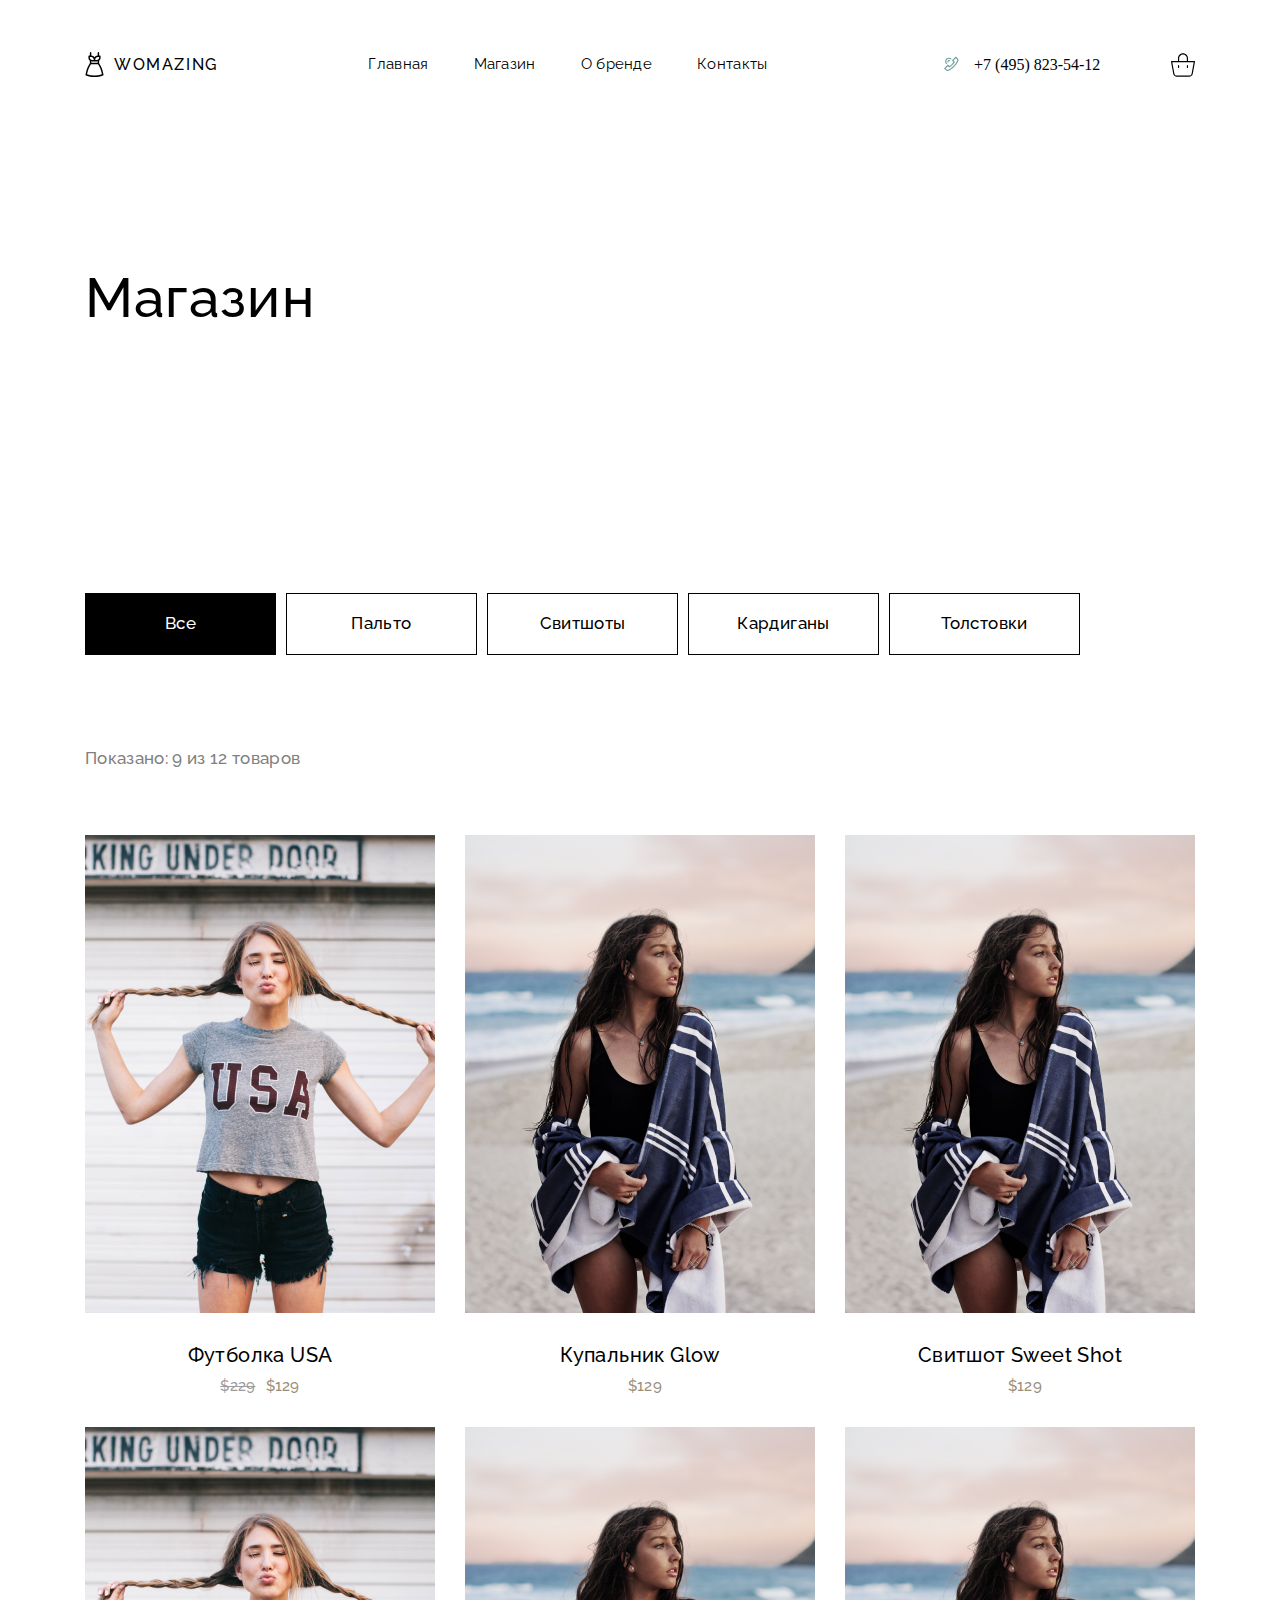
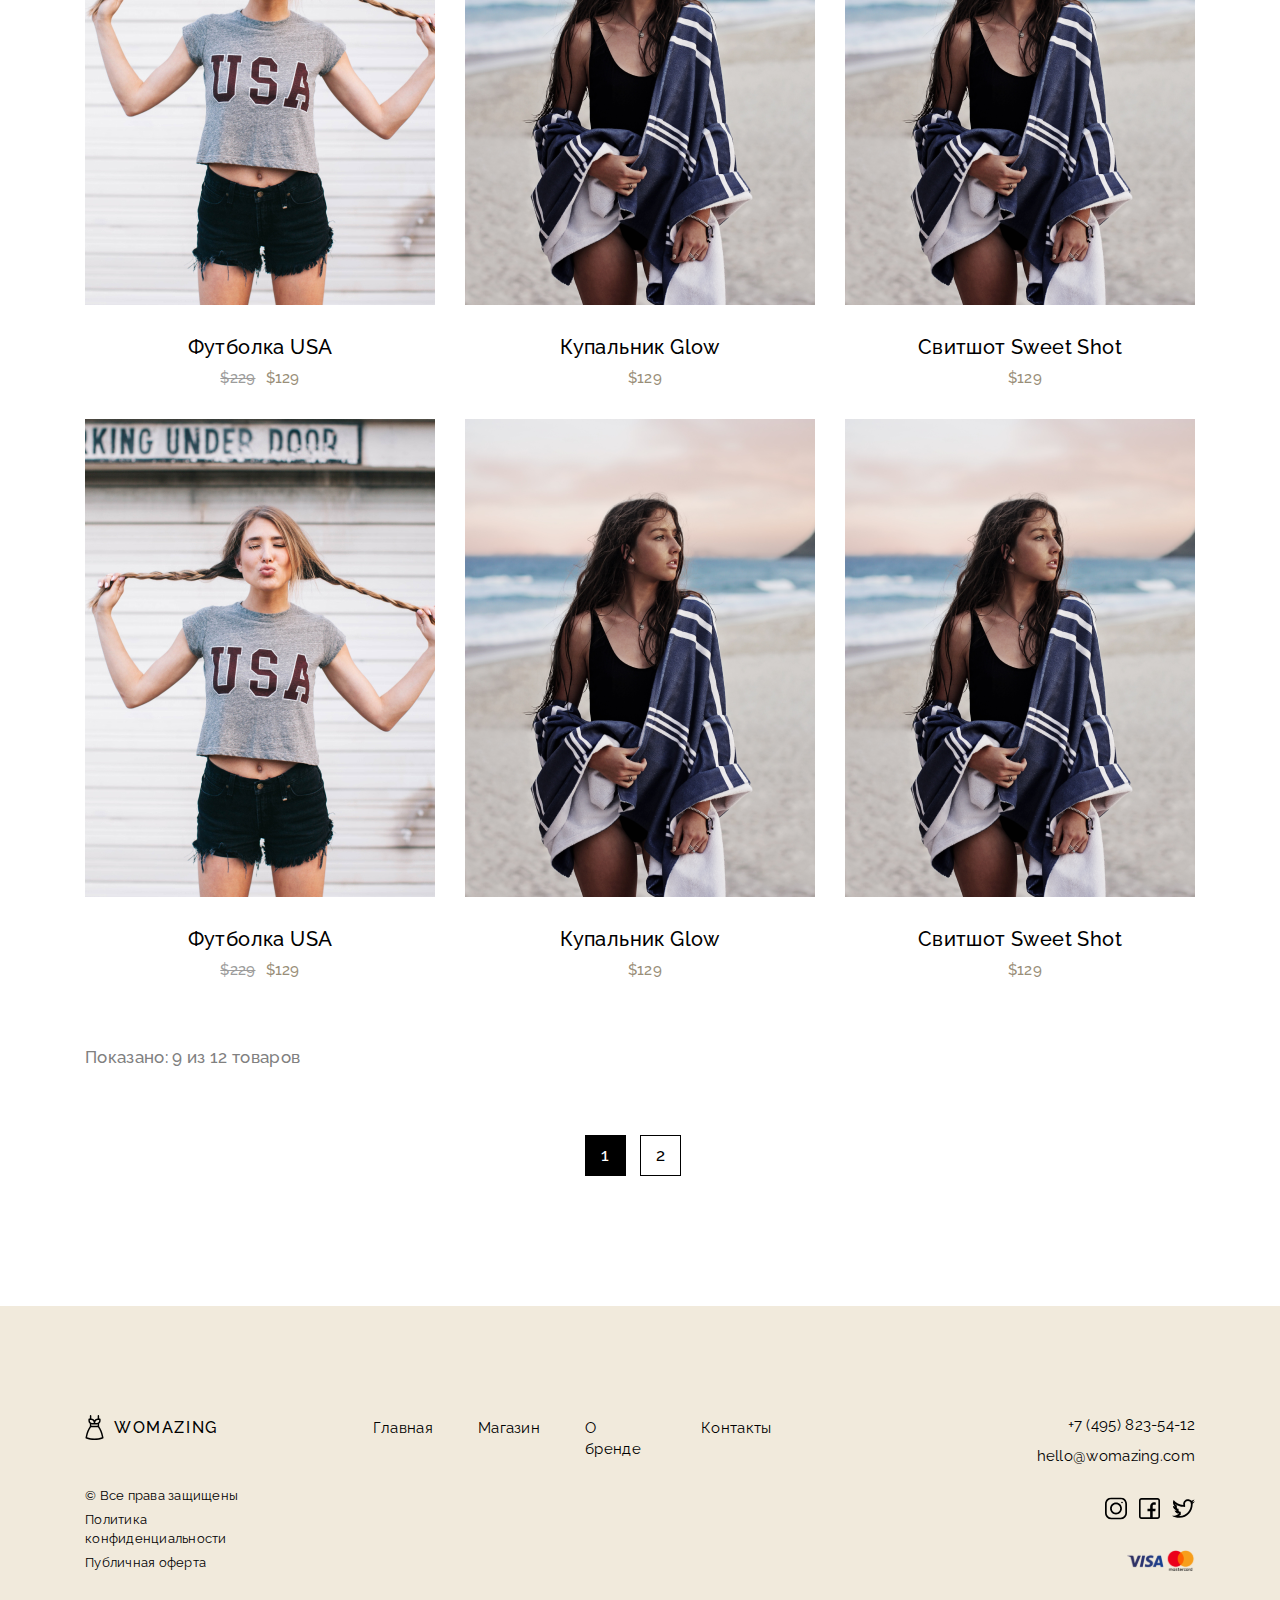
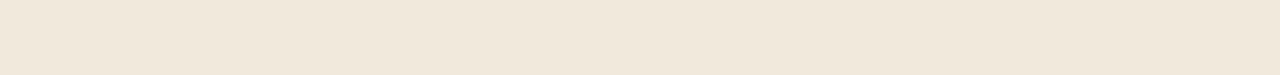
<file: shop.html>
<!DOCTYPE html>
<html lang="en">
<head>
    <meta charset="UTF-8">
    <meta http-equiv="X-UA-Compatible" content="IE=edge">
    <meta name="viewport" content="width=device-width, initial-scale=1.0">
    <link rel="stylesheet" href="index.css">
        <link rel="preconnect" href="https://fonts.googleapis.com">
        <link rel="preconnect" href="https://fonts.gstatic.com" crossorigin>
        <link href="https://fonts.googleapis.com/css2?family=Raleway:wght@400;500;700&display=swap" rel="stylesheet">
    <title>Shop</title>
</head>
<body>
    <svg display="none" >
        <symbol id="telephone" viewBox="0 0 27 27">
            <g>
                <g clip-path="url(#clip0_25054_425)">
                <path d="M8.25241 7.81643C6.75058 9.31823 6.75058 11.7618 8.25238 13.2636L9.05007 12.4659C7.98816 11.404 7.98814 9.67613 9.0501 8.61417C10.112 7.55224 11.8399 7.55224 12.9018 8.61414L13.6995 7.81646C12.1978 6.31463 9.75418 6.31466 8.25241 7.81643Z" />
                <path d="M9.84127 9.39119C9.2091 10.0234 9.20907 11.052 9.84124 11.6842L10.639 10.8865C10.5458 10.7934 10.4945 10.6695 10.4945 10.5377C10.4945 10.406 10.5458 10.2821 10.639 10.1889C10.7322 10.0958 10.856 10.0444 10.9878 10.0444C11.1195 10.0444 11.2434 10.0958 11.3366 10.1889L12.1343 9.39122C11.5021 8.75902 10.4734 8.75902 9.84127 9.39119Z" />
                <path d="M19.7483 7.43513L17.8551 5.54848L13.9234 9.47367L15.4476 11.0478C15.1921 11.5013 14.6379 12.3699 13.6933 13.3145C12.7487 14.2592 11.8737 14.8197 11.4159 15.0792L9.87261 13.5556L6.00226 17.4029L7.8851 19.2983C8.60485 20.0181 9.69998 20.2046 10.6102 19.7625C11.9992 19.0879 14.0955 17.8431 16.1943 15.7443C18.2931 13.6455 19.5379 11.5492 20.2125 10.1602C20.3723 9.83109 20.45 9.47787 20.45 9.12692C20.45 8.5072 20.2078 7.89464 19.7483 7.43513ZM19.1977 9.66732C18.5609 10.9785 17.3845 12.9587 15.3966 14.9466C13.4087 16.9345 11.4285 18.1109 10.1174 18.7477C9.63935 18.9799 9.06287 18.8806 8.6842 18.5019L7.59746 17.4079L9.87543 15.1436L11.1901 16.4415L11.5419 16.2849C11.5991 16.2595 12.9595 15.6438 14.4912 14.1121C16.0239 12.5795 16.6267 11.2305 16.6515 11.1739L16.8041 10.8268L15.5068 9.48705L17.8559 7.14178L18.9512 8.23327C19.3307 8.6133 19.4298 9.18952 19.1977 9.66732Z"/>
                </g>
                <defs>
                <clipPath id="clip0_25054_425">
                <rect width="17" height="17" transform="translate(6 3)"/>
                </clipPath>
                </defs>
            </g>
        </symbol>
        <symbol id="burger" viewBox="0 0 31 18" >
            <g>
                <rect width="30.875" height="3.25" rx="1.625"/>
                <rect y="7.25" width="30.875" height="3.25" rx="1.625" />
                <rect y="14.5" width="30.875" height="3.25" rx="1.625" />
            </g>
        </symbol>
    </svg>
    <div class="container">
        <div class="header__menu shop">
            <div class="menu__logo">
                <img src="image/logo.svg" alt="">
                <h1 class="menu__title">Womazing</h1>
            </div>
            <nav class="menu__nav">
                <ul>
                    <li><a href="index.html">Главная</a></li>
                    <li><a href="shop.html">Магазин</a></li>
                    <li><a href="about_brand.html">О бренде</a></li>
                    <li><a href="contacts.html">Контакты</a></li>
                </ul>
            </nav>
            <div class="menu__phone">
                <svg class="telephone"><use xlink:href="#telephone"/></svg>
                <p class="menu__phone-number"><a>+7 (495) 823-54-12</a></p>
            </div>
            <img src="image/basket.svg" alt="" class="menu__basket">
            <div class="burger">
                <svg class="burger"><use xlink:href="#burger"/></svg>
                <div class="burger__menu">
                    <nav class="burger__nav">
                        <ul>
                            <li><a href="index.html">Главная</a></li>
                            <li><a href="shop.html">Магазин</a></li>
                            <li><a href="about_brand.html">О бренде</a></li>
                            <li><a href="contacts.html">Контакты</a></li>
                        </ul>
                    </nav>
                    <div class="burger__phone">
                        <svg class="telephone"><use xlink:href="#telephone"/></svg>
                        <p class="bureger__phone-number"><a>+7 (495) 823-54-12</a></p>
                    </div>
                </div>
            </div>
        </div>
    </div>
    <section class="section__shop">
        <div class="container">
            <h1 class="shop__title">
                Магазин
            </h1>
            <nav class="nav__shop">
                <ul>
                    <li class="active">
                        <a href="shop.html">Все</a>
                    </li>
                    <li>
                        <a href="#">Пальто</a>
                    </li>
                    <li>
                        <a>Свитшоты</a>
                    </li>
                    <li>
                        <a>Кардиганы</a>
                    </li>
                    <li>
                        <a>Толстовки</a>
                    </li>
                </ul>
            </nav>
            <div class="shop__show">
                <p class="show__products">Показано: 9 из 12 товаров</p>
            </div>
            <div class="products__tape">
                <div class="products__tape-block">
                    <div class="products__tape-wrapper">
                        <img src="image/products1.jpg" alt="" class="tape__block-img">
                        <a href="one_item.html"><img src="image/overlay.png" alt="#" class="overlay"></a>
                    </div>
                    <div class="tape__block-price">
                        <h4 class="tape__block-title">Футболка USA</h4>
                        <div class="tape__block-wrapper">
                            <p class="tape__block-discount">$229</p>
                            <p class="tape__block-cost">$129</p>
                        </div>
                    </div>
                </div>
                <div class="products__tape-block">
                    <div class="products__tape-wrapper">
                        <img src="image/products2.png" alt="" class="tape__block-img">
                        <a href="one_item.html"><img src="image/overlay.png" alt="#" class="overlay"></a>
                    </div>
                    <div class="tape__block-price">
                        <h4 class="tape__block-title">Купальник Glow</h4>
                        <div class="tape__block-wrapper">
                            <p class="tape__block-discount"></p>
                            <p class="tape__block-cost">$129</p>
                        </div>
                    </div>
                </div>
                <div class="products__tape-block">
                    <div class="products__tape-wrapper">
                        <img src="image/products2.png" alt="" class="tape__block-img">
                        <a href="one_item.html"><img src="image/overlay.png" alt="#" class="overlay"></a>
                    </div>
                    <div class="tape__block-price">
                        <h4 class="tape__block-title">Свитшот Sweet Shot</h4>
                        <div class="tape__block-wrapper">
                            <p class="tape__block-discount"></p>
                            <p class="tape__block-cost">$129</p>
                        </div>
                    </div>
                </div>
                <div class="products__tape-block">
                    <div class="products__tape-wrapper">
                        <img src="image/products1.jpg" alt="" class="tape__block-img">
                        <a href="one_item.html"><img src="image/overlay.png" alt="#" class="overlay"></a>
                    </div>
                    <div class="tape__block-price">
                        <h4 class="tape__block-title">Футболка USA</h4>
                        <div class="tape__block-wrapper">
                            <p class="tape__block-discount">$229</p>
                            <p class="tape__block-cost">$129</p>
                        </div>
                    </div>
                </div>
                <div class="products__tape-block">
                    <div class="products__tape-wrapper">
                        <img src="image/products2.png" alt="" class="tape__block-img">
                        <a href="one_item.html"><img src="image/overlay.png" alt="#" class="overlay"></a>
                    </div>
                    <div class="tape__block-price">
                        <h4 class="tape__block-title">Купальник Glow</h4>
                        <div class="tape__block-wrapper">
                            <p class="tape__block-discount"></p>
                            <p class="tape__block-cost">$129</p>
                        </div>
                    </div>
                </div>
                <div class="products__tape-block">
                    <div class="products__tape-wrapper">
                        <img src="image/products2.png" alt="" class="tape__block-img">
                        <a href="one_item.html"><img src="image/overlay.png" alt="#" class="overlay"></a>
                    </div>
                    <div class="tape__block-price">
                        <h4 class="tape__block-title">Свитшот Sweet Shot</h4>
                        <div class="tape__block-wrapper">
                            <p class="tape__block-discount"></p>
                            <p class="tape__block-cost">$129</p>
                        </div>
                    </div>
                </div>
                <div class="products__tape-block">
                    <div class="products__tape-wrapper">
                        <img src="image/products1.jpg" alt="" class="tape__block-img">
                        <a href="one_item.html"><img src="image/overlay.png" alt="#" class="overlay"></a>
                    </div>
                    <div class="tape__block-price">
                        <h4 class="tape__block-title">Футболка USA</h4>
                        <div class="tape__block-wrapper">
                            <p class="tape__block-discount">$229</p>
                            <p class="tape__block-cost">$129</p>
                        </div>
                    </div>
                </div>
                <div class="products__tape-block">
                    <div class="products__tape-wrapper">
                        <img src="image/products2.png" alt="" class="tape__block-img">
                        <a href="one_item.html"><img src="image/overlay.png" alt="#" class="overlay"></a>
                    </div>
                    <div class="tape__block-price">
                        <h4 class="tape__block-title">Купальник Glow</h4>
                        <div class="tape__block-wrapper">
                            <p class="tape__block-discount"></p>
                            <p class="tape__block-cost">$129</p>
                        </div>
                    </div>
                </div>
                <div class="products__tape-block">
                    <div class="products__tape-wrapper">
                        <img src="image/products2.png" alt="" class="tape__block-img">
                        <a href="one_item.html"><img src="image/overlay.png" alt="#" class="overlay"></a>
                    </div>
                    <div class="tape__block-price">
                        <h4 class="tape__block-title">Свитшот Sweet Shot</h4>
                        <div class="tape__block-wrapper">
                            <p class="tape__block-discount"></p>
                            <p class="tape__block-cost">$129</p>
                        </div>
                    </div>
                </div>
            </div>
            <div class="shop__show">
                <p class="show__products">Показано: 9 из 12 товаров</p>
            </div>
            <div class="shop__tabs">
                <div class="shop__tabs-adress active">
                    <a href="#">1</a>
                </div>
                <div class="shop__tabs-adress">
                    <a href="#">2</a>
                </div>
            </div>
        </div> <!-- contaier -->
    </section> <!-- section__shop -->
    <footer class="footer">
        <div class="container">
            <div class="footer__menu">
                <div class="menu__logo footer__logo">
                    <img src="image/logo.svg" alt="">
                    <h1 class="menu__title">Womazing</h1>
                    <div class="copyright">
                        <p>© Все права защищены</p>
                        <p>Политика конфиденциальности</p>
                        <p>Публичная оферта</p>
                    </div>
                </div>
                <nav class="menu__nav nav__footer">
                    <ul>
                        <li><a href="index.html">Главная</a></li>
                        <li><a href="shop.html">Магазин</a></li>
                        <li><a href="about_brand.html">О бренде</a></li>
                        <li><a href="contacts.html">Контакты</a></li>
                    </ul>
                </nav>
                <div class="footer__contact">
                    <div class="contact__adress">
                        <a href="#" class="contact__number">+7 (495) 823-54-12</a>
                        <a href="#" class="contact__email">hello@womazing.com</a>
                    </div>
                    <div class="contact__social">
                        <img src="image/instagram.svg">
                        <img src="image/facebook.svg">
                        <img src="image/twitter.svg">
                    </div>
                    <div class="contact__card">
                        <img src="image/visa-mastercard.svg">
                    </div>
                </div>
            </div>
        </div>
    </footer>
    <!-- Сделать хувер на кпоки -->
</body>
</html>
</file>
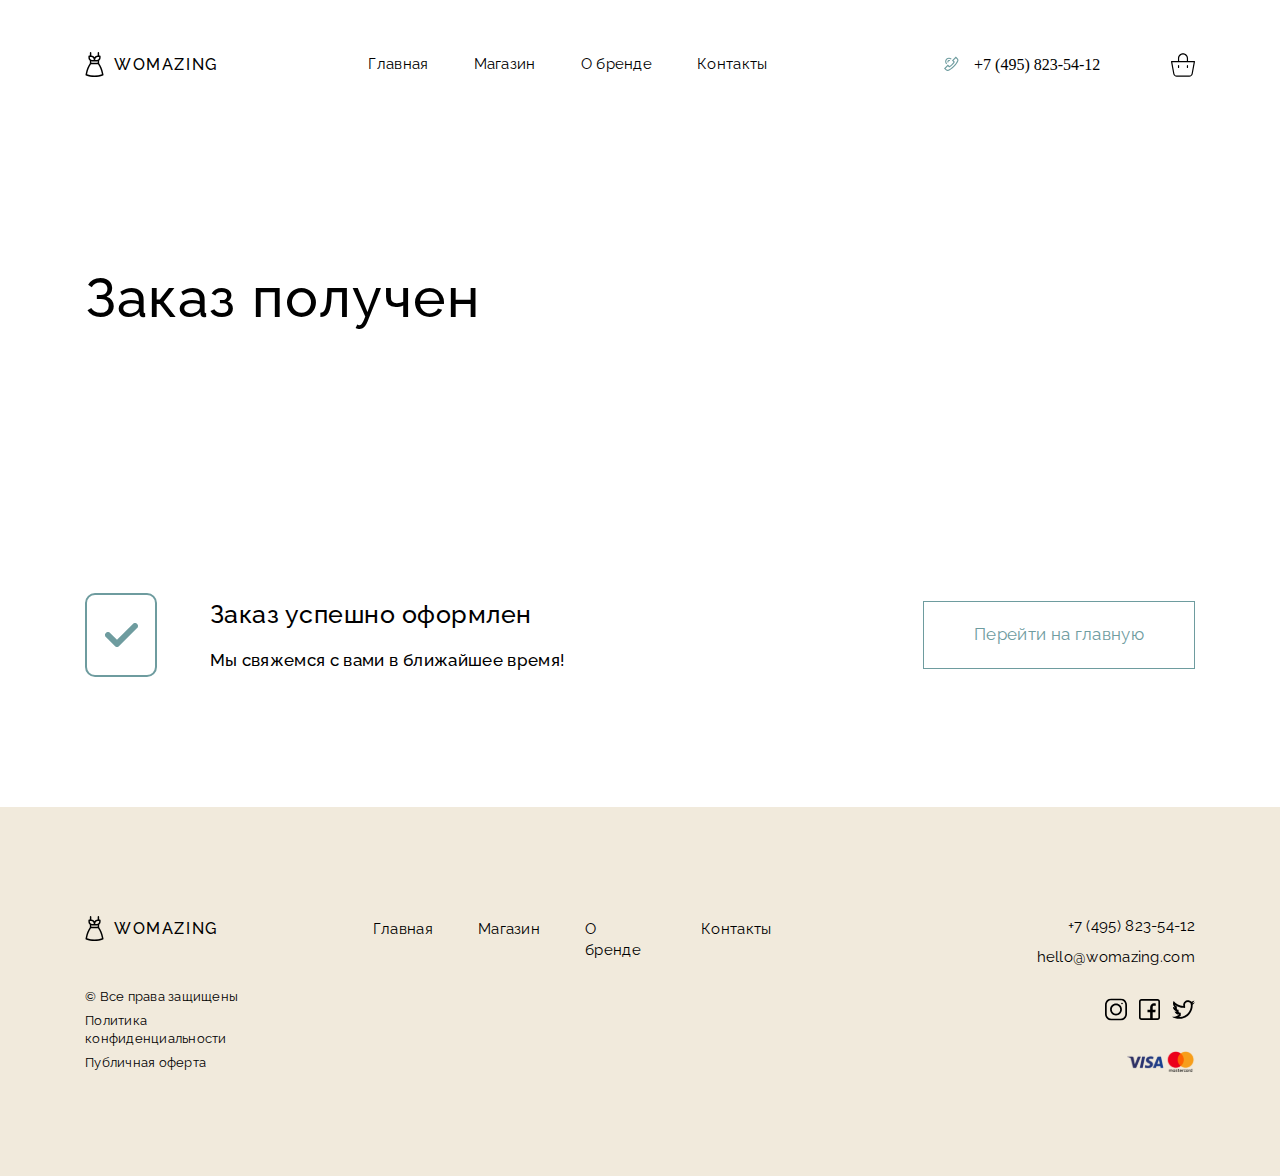
<file: success.html>
<!DOCTYPE html>
<html lang="en">
<head>
    <meta charset="UTF-8">
    <meta http-equiv="X-UA-Compatible" content="IE=edge">
    <meta name="viewport" content="width=device-width, initial-scale=1.0">
    <link rel="preconnect" href="https://fonts.googleapis.com">
        <link rel="preconnect" href="https://fonts.gstatic.com" crossorigin>
        <link href="https://fonts.googleapis.com/css2?family=Raleway:wght@400;500;700&display=swap" rel="stylesheet">
        <link rel="stylesheet" href="index.css">
    <title>success</title>
</head>
<body>
    <svg display="none" >
        <symbol id="telephone" viewBox="0 0 27 27">
            <g>
                <g clip-path="url(#clip0_25054_425)">
                <path d="M8.25241 7.81643C6.75058 9.31823 6.75058 11.7618 8.25238 13.2636L9.05007 12.4659C7.98816 11.404 7.98814 9.67613 9.0501 8.61417C10.112 7.55224 11.8399 7.55224 12.9018 8.61414L13.6995 7.81646C12.1978 6.31463 9.75418 6.31466 8.25241 7.81643Z" />
                <path d="M9.84127 9.39119C9.2091 10.0234 9.20907 11.052 9.84124 11.6842L10.639 10.8865C10.5458 10.7934 10.4945 10.6695 10.4945 10.5377C10.4945 10.406 10.5458 10.2821 10.639 10.1889C10.7322 10.0958 10.856 10.0444 10.9878 10.0444C11.1195 10.0444 11.2434 10.0958 11.3366 10.1889L12.1343 9.39122C11.5021 8.75902 10.4734 8.75902 9.84127 9.39119Z" />
                <path d="M19.7483 7.43513L17.8551 5.54848L13.9234 9.47367L15.4476 11.0478C15.1921 11.5013 14.6379 12.3699 13.6933 13.3145C12.7487 14.2592 11.8737 14.8197 11.4159 15.0792L9.87261 13.5556L6.00226 17.4029L7.8851 19.2983C8.60485 20.0181 9.69998 20.2046 10.6102 19.7625C11.9992 19.0879 14.0955 17.8431 16.1943 15.7443C18.2931 13.6455 19.5379 11.5492 20.2125 10.1602C20.3723 9.83109 20.45 9.47787 20.45 9.12692C20.45 8.5072 20.2078 7.89464 19.7483 7.43513ZM19.1977 9.66732C18.5609 10.9785 17.3845 12.9587 15.3966 14.9466C13.4087 16.9345 11.4285 18.1109 10.1174 18.7477C9.63935 18.9799 9.06287 18.8806 8.6842 18.5019L7.59746 17.4079L9.87543 15.1436L11.1901 16.4415L11.5419 16.2849C11.5991 16.2595 12.9595 15.6438 14.4912 14.1121C16.0239 12.5795 16.6267 11.2305 16.6515 11.1739L16.8041 10.8268L15.5068 9.48705L17.8559 7.14178L18.9512 8.23327C19.3307 8.6133 19.4298 9.18952 19.1977 9.66732Z"/>
                </g>
                <defs>
                <clipPath id="clip0_25054_425">
                <rect width="17" height="17" transform="translate(6 3)"/>
                </clipPath>
                </defs>
            </g>
        </symbol>
        <symbol id="burger" viewBox="0 0 31 18" >
            <g>
                <rect width="30.875" height="3.25" rx="1.625"/>
                <rect y="7.25" width="30.875" height="3.25" rx="1.625" />
                <rect y="14.5" width="30.875" height="3.25" rx="1.625" />
            </g>
        </symbol>
    </svg>
    <div class="header">
        <div class="container">
            <div class="header__menu shop">
                <div class="menu__logo">
                    <img src="image/logo.svg" alt="">
                    <h1 class="menu__title">Womazing</h1>
                </div>
                <nav class="menu__nav">
                    <ul>
                        <li><a href="index.html">Главная</a></li>
                        <li><a href="shop.html">Магазин</a></li>
                        <li><a href="about_brand.html">О бренде</a></li>
                        <li><a href="contacts.html">Контакты</a></li>
                    </ul>
                </nav>
                <div class="menu__phone">
                    <svg class="telephone"><use xlink:href="#telephone"/></svg>
                    <p class="menu__phone-number"><a>+7 (495) 823-54-12</a></p>
                </div>
                <img src="image/basket.svg" alt="" class="menu__basket">
                <div class="burger">
                    <svg class="burger"><use xlink:href="#burger"/></svg>
                    <div class="burger__menu">
                        <nav class="burger__nav">
                            <ul>
                                <li><a href="index.html">Главная</a></li>
                                <li><a href="shop.html">Магазин</a></li>
                                <li><a href="about_brand.html">О бренде</a></li>
                                <li><a href="contacts.html">Контакты</a></li>
                            </ul>
                        </nav>
                        <div class="burger__phone">
                            <svg class="telephone"><use xlink:href="#telephone"/></svg>
                            <p class="bureger__phone-number"><a>+7 (495) 823-54-12</a></p>
                        </div>
                    </div>
                </div>
            </div>
        </div>
    </div>
    <section class="success">
        <div class="container">
            <h1 class="success__title">
                Заказ получен
            </h1>
            <div class="success__inner">
                <div class="success__img">
                    <img src="image/accept.svg">
                </div>
                <div class="success__inner-text">
                    <h3 class="success__inner-title">
                        Заказ успешно оформлен
                    </h3>
                    <div class="success__inner-dicsriprion">
                        Мы свяжемся с вами в ближайшее время!
                    </div>
                </div>
                <button class="button__success">
                    Перейти на главную
                </button>
            </div>
        </div>
    </section>
    <footer class="footer">
        <div class="container">
            <div class="footer__menu">
                <div class="menu__logo footer__logo">
                    <img src="image/logo.svg" alt="">
                    <h1 class="menu__title">Womazing</h1>
                    <div class="copyright">
                        <p>© Все права защищены</p>
                        <p>Политика конфиденциальности</p>
                        <p>Публичная оферта</p>
                    </div>
                </div>
                <nav class="menu__nav nav__footer">
                    <ul>
                        <li><a href="index.html">Главная</a></li>
                        <li><a href="shop.html">Магазин</a></li>
                        <li><a href="about_brand.html">О бренде</a></li>
                        <li><a href="contacts.html">Контакты</a></li>
                    </ul>
                </nav>
                <div class="footer__contact">
                    <div class="contact__adress">
                        <a href="#" class="contact__number">+7 (495) 823-54-12</a>
                        <a href="#" class="contact__email">hello@womazing.com</a>
                    </div>
                    <div class="contact__social">
                        <img src="image/instagram.svg">
                        <img src="image/facebook.svg">
                        <img src="image/twitter.svg">
                    </div>
                    <div class="contact__card">
                        <img src="image/visa-mastercard.svg">
                    </div>
                </div>
            </div>
        </div>
    </footer>
</body>
</html>
</file>
<file: index.css>
/* font-family: 'Raleway', sans-serif;, sans-serif; */
*{
    box-sizing: border-box;
}

body {
    padding: 0;
    margin: 0;
}

h1,
h2,
h3,
h4 {
    padding: 0;
    margin: 0;
    font-weight: inherit;
}

p {
    padding: 0;
    margin: 0;
}

ul,
li {
    padding: 0;
    margin: 0;
    text-decoration: none;
    list-style-type: none;
}

a {
    padding: 0;
    margin: 0;
    text-decoration: none;
    color: initial;
}
.telephone{
    width: 27px;
    height: 27px;
    fill:#6E9C9F;
    transition: all 0.5s linear;
    margin-right:9px;
    margin-left: 100px;
}
.telephone:hover{
    background-color: #6E9C9F;
    fill: #fff;
}
.burger{
    width: 31px;
    height: 31px;
    fill: #000;
    display: none;
}
/* nav__burger */
.burger{
    position: relative;
}
.burger__menu{
   display: none;
   position: absolute;
   left: -119px;
   text-align: center;
   background: #000;
   width: 150px;
}
.burger ul{
    padding-top: 30px;
}
.burger ul li:not(:last-child) {
    margin-bottom: 20px;
}
.burger:hover{
    display: block;
}
.burger nav ul li a{
    color: #fff;
}
.burger ul li a:hover{
    color: #6E9C9F;
}
.burger:hover .burger__menu{
    display: block;
    position: absolute;
    text-align: center;
    background-color: #000;
}
.burger__phone{
    padding-bottom: 20px;
}
.bureger__phone-number a{
    font-family: 'Raleway', sans-serif;
    font-style: normal;
    font-weight: 400;
    font-size: 15px;
    line-height: 140%;
    letter-spacing: 0.02em;
    color: #fff;
}
/* nav__burger */

.container {
    width: 100%;
    margin: 0 auto;
    max-width: 1110px;
    color: #fff;
}
.more__brand{
    font-family: 'Raleway', sans-serif;
    font-style: normal;
    font-weight: 500;
    font-size: 17px;
    line-height: 140%;
    letter-spacing: 0.02em;
    color: #6E9C9F;
}
.more__brand:hover{
    border-bottom: 1px #6E9C9F solid;
}
/* header */
.header{
    position: relative;
    width: 100%;
}
.header__orange{
    width: 43%;
    position: absolute;
    top: 0;
    right: 0;
    height: 826px;
    background-color: #F1EADC;
    z-index: -1;
}
.header__menu{
    padding-top: 51px;
    display: flex;
    color: black;
    align-items: center;
    justify-content: space-between;
    margin-bottom: 41px;
}
.item{
    margin-bottom: 110px;
}
.shop{
    margin-bottom: 190px;
}
/* nav */
.menu__nav ul{
    display: flex;
    margin-left: 80px;
}
.menu__nav ul li:not(:last-child){
    margin-right: 45px;
}
.menu__nav ul li a{
    font-family: 'Raleway', sans-serif;
    font-style: normal;
    font-weight: 400;
    font-size: 15px;
    line-height: 140%;
    letter-spacing: 0.02em;
    color: #000000;
    cursor: pointer;
    transition: all 0.5s ease;

}
.menu__nav ul li a:hover{
    color: #6E9C9F;
}
.menu__logo{
    display: flex;
    align-items: center;
}
.menu__title{
    margin-left: 10px;
    font-family: 'Raleway', sans-serif;
    font-style: normal;
    font-weight: 500;
    font-size: 16px;
    line-height: 19px;
    letter-spacing: 0.1em;
    text-transform: uppercase;
    color: #000000;
}
.menu__phone{
    display: flex;
    align-items: center;
}
.menu__phone-img{
    margin-right: 10px;
    transition: all 0.5s ease;
}

.menu__phone img:hover{
    background-color:#6E9C9F;
}
/* header */
/* section__caption */
.caption__inner{
color: #000000;
display: flex;
margin-bottom: 130px;
}
.caption__inner-left{
    margin-top: 145px;
    margin-right: 152px;
}
.caption__title{
    font-family: 'Raleway', sans-serif;
    font-style: normal;
    font-weight: 500;
    font-size: 55px;
    line-height: 110%;
    letter-spacing: 0.02em;
    color: #000000;
    width: 550px;
    margin-bottom: 45px;
}
.caption__discription{
    font-family: 'Raleway', sans-serif;
    font-style: normal;
    font-weight: 400;
    font-size: 20px;
    line-height: 140%;
    text-align: right;
    letter-spacing: 0.02em;
    color: #000000;
    width: 385px;
    margin-bottom: 52px;
}
.caption__button{
    width: 243px;
    height: 68px;
    background: #6E9C9F;
    border: none;
    font-family: 'Raleway', sans-serif;
    font-style: normal;
    font-weight: 400;
    font-size: 17px;
    line-height: 138.9%;
    text-align: center;
    letter-spacing: 0.02em;
    color: #FFFFFF;
    text-shadow: 0px 4px 4px rgba(0, 0, 0, 0.25);
    margin-left: 140px;
    transition: all 0.5s ease;
    cursor: pointer;
    /* Полная чушь спросить? */
}
.caption__button:hover{
    background-color: #509498;
}
/* section products */
.products{
    margin-bottom: 130px;
}
.products__tape{
    display: flex;
    gap: 30px;
    flex-wrap: wrap;
    margin-bottom: 65px;
    justify-content: center;
}
.products__tape-block{
}
.products__title{
    font-family: 'Raleway', sans-serif;
    font-style: normal;
    font-weight: 500;
    font-size: 40px;
    line-height: 110%;
    letter-spacing: 0.02em;
    color: #000000;
    margin-bottom: 88px;
}
.tape__block-img{
}

.products__tape-wrapper{
    width: 33,333%;
    overflow: hidden;
    position: relative;
    cursor: pointer;
    margin-bottom: 24px;
    transition: all 0.5s ease;
    /* Спросить про трансишен на оверлей */
}
.overlay{
    background: URL("image/overlay.png");
    left: 0;
    top: 0;
    opacity: 0.9;
    position: absolute;
    display: none;
}
.products__tape-wrapper:hover .overlay{
    display: block;
}
.tape__block-price{
    display: flex;
    flex-direction: column;
    align-items: center;
}
.tape__block-title{
    font-family: 'Raleway', sans-serif;
    font-style: normal;
    font-weight: 500;
    font-size: 20px;
    line-height: 140%;
    letter-spacing: 0.02em;
    color: #000000;
    margin-bottom: 7px;
}
.tape__block-wrapper{
    display: flex;
}
.tape__block-discount{
    font-family: 'Raleway', sans-serif;
    font-style: normal;
    font-weight: 500;
    font-size: 15px;
    line-height: 140%;
    letter-spacing: 0.02em;
    text-decoration-line: line-through;
    color: #9C9C9C;
    margin-right: 10px;
}
.tape__block-cost{
    font-family: 'Raleway', sans-serif;
    font-style: normal;
    font-weight: 500;
    font-size: 15px;
    line-height: 140%;
    letter-spacing: 0.02em;
    color: #998E78;
}
.button__wrapper{
    display: flex;
    justify-content: center;
}
.product__button{
    width: 243px;
    height: 68px;
    border: 1px solid #6E9C9F;
    background-color: #fff;
    font-family: 'Raleway', sans-serif;
    font-style: normal;
    font-weight: 400;
    font-size: 17px;
    line-height: 138.9%;
    text-align: center;
    letter-spacing: 0.02em;
    color: #6E9C9F;
    transition: all 0.5s ease;
    cursor: pointer;
}
.product__button:hover{
    background-color: #6E9C9F;
    color: #FFFFFF;
}
/* section__benefits */
/* Спросить про мейн сайт как там сделать так что бы блоки начинались с одного уровня, тотал затуп(лаб 14) */
.benefits{
margin-bottom: 130px;
}
.benefits__title{
    font-family: 'Raleway', sans-serif;
    font-style: normal;
    font-weight: 500;
    font-size: 40px;
    line-height: 110%;
    letter-spacing: 0.02em;
    color: #000000;
    margin-bottom: 92px;
}
.benefits__inner{
    display: flex;
}
.benefits__inner-block{
    width: 33.333%;
    gap: 30px;
}
.benefits__block-img{
    margin-bottom: 37px;
    height: 63px;
}
.betefits__block-title{
    font-family: 'Raleway', sans-serif;
    font-style: normal;
    font-weight: 500;
    font-size: 25px;
    line-height: 140%;
    letter-spacing: 0.02em;
    color: #000000;
    margin-bottom: 24px;
}
.benefits__block-discription{
    width: 305px;
    font-family: 'Raleway', sans-serif;
    font-style: normal;
    font-weight: 500;
    font-size: 17px;
    line-height: 140%;
    letter-spacing: 0.02em;
    color: #000000;
}
/* section our__team */
.our__team{
margin-bottom: 130px;
}
.our__team-title{
margin-bottom: 92px;
font-family: 'Raleway', sans-serif;
font-style: normal;
font-weight: 500;
font-size: 40px;
line-height: 110%;
letter-spacing: 0.02em;
color: #000000;
}
.our__team-block{
    display: flex;
}
.our__team-left{
    margin-right: 124px;
}
.our__team-left img{
}
.our__team-right{
margin-top: 78px;
width: 255px;
}
.team__right-title{
    font-family: 'Raleway', sans-serif;
    font-style: normal;
    font-weight: 500;
    font-size: 25px;
    line-height: 140%;
    letter-spacing: 0.02em;
    color: #000000;
    margin-bottom: 28px;
}
.team__right-discription{
    margin-bottom: 24px;
    font-family: 'Raleway', sans-serif;
    font-style: normal;
    font-weight: 500;
    font-size: 17px;
    line-height: 140%;
    letter-spacing: 0.02em;
    color: #000000;

}
/* footer */
.footer{
    background: #F1EADC;
}
.nav__footer{
    padding-top: 3px;
    margin-right: 265px;
}
.footer__menu{
    display: flex;
    padding-top: 109px;
    align-items: start;
    position: relative;
    padding-bottom: 103px;
    justify-content:space-between
}
.footer__logo{
    margin-right: 75px;
}
.contact__number{
    font-family: 'Raleway', sans-serif;
    font-style: normal;
    font-weight: 400;
    font-size: 15px;
    line-height: 140%;
    letter-spacing: 0.02em;
    color: #000000;
    margin-bottom: 10px;
    display: block;
}
.contact__email{
    font-family: 'Raleway', sans-serif;
    font-style: normal;
    font-weight: 400;
    font-size: 15px;
    line-height: 140%;
    letter-spacing: 0.02em;
    color: #000000;
}
.contact__adress{
    margin-bottom: 30px;
    text-align: right;
}
.contact__social{
    margin-bottom: 30px;
    display: flex;
    justify-content: right;

}
.contact__card{
    display: flex;
    justify-content: right;
}
.contact__social img:not(:last-child){
    margin-right: 12px;
}
.copyright{
    font-family: 'Raleway', sans-serif;
    font-style: normal;
    font-weight: 400;
    font-size: 13px;
    line-height: 140%;
    letter-spacing: 0.02em;
    color: #000000;
    width: 204px;
    position: absolute;
    bottom:103px;
    left: 0;
}
.copyright p:not(:last-child){
    margin-bottom: 6px;
}
/* footer */
/* shop */
/* section__shop */
.section__shop{
    margin-bottom: 130px;
}
.shop__title{
    font-family: 'Raleway', sans-serif;
    font-style: normal;
    font-weight: 500;
    font-size: 55px;
    line-height: 110%;
    letter-spacing: 0.02em;
    color: #000000;
    margin-bottom: 264px;
}
.nav__shop{
    margin-bottom: 92px;
}
.nav__shop ul{
    display: flex;
}
.nav__shop ul li:not(:last-child){
    margin-right: 10px;
}
.nav__shop ul li{
    width: 191px;
    height: 62px;
    border: 1px solid #000000;
    display: flex;
    justify-content: center;
    align-items: center;
    color: #000000;
}
.nav__shop ul li a{
    font-family: 'Raleway', sans-serif;
    font-style: normal;
    font-weight: 500;
    font-size: 17px;
    line-height: 140%;
    letter-spacing: 0.02em;
}
.show__products{
    font-family: 'Raleway', sans-serif;
    font-style: normal;
    font-weight: 500;
    font-size: 17px;
    line-height: 140%;
    letter-spacing: 0.02em;
    color: #808080;
    margin-bottom: 65px;
/* Это же тоже как то само должно подсчитываться по идеи? */
}
.shop__tabs{
    display: flex;
    justify-content: center;
    align-items: flex-end;
}
.shop__tabs-adress{
    width: 41px;
    border: 1px solid #000000;
    height: 41px;
    font-family: 'Raleway', sans-serif;
    font-style: normal;
    font-weight: 500;
    font-size: 17px;
    line-height: 140%;
    text-align: center;
    letter-spacing: 0.02em;
    color: #000000;
    display: flex;
    align-items: center;
    justify-content: center;
    margin-right: 14px;
}
/* one item */
/* one__item-section */
.one__item{
    margin-bottom: 130px;
}
.link__title{
    margin-bottom: 67px;
}
.one__item-title{
    font-family: 'Raleway', sans-serif;
    font-style: normal;
    font-weight: 500;
    font-size: 55px;
    line-height: 110%;
    letter-spacing: 0.02em;
    color: #000000;
    margin-bottom: 152px;
}
.one__item-inner{
    display: flex;
}
.one__item-inner img{
    margin-right: 74px;
}
.one_item-settings{
    padding-top: 117px;
}
.one__item-price{
    display: flex;
    margin-bottom: 59px;
    justify-content: start;
    align-items: center;
    flex-direction:row;
}
.one__item-cost{
    font-family: 'Raleway', sans-serif;
    font-style: normal;
    font-weight: 500;
    font-size: 40px;
    line-height: 110%;
    letter-spacing: 0.02em;
    color: #998E78;
    margin-right: 29px;
}
.one__item-discount{
    font-family: 'Raleway', sans-serif;
    font-style: normal;
    font-weight: 500;
    font-size: 30px;
    line-height: 110%;
    letter-spacing: 0.02em;
    text-decoration-line: line-through;
    color: #9C9C9C;
}
.one__item-text{
    font-family: 'Raleway', sans-serif;
    font-style: normal;
    font-weight: 500;
    font-size: 20px;
    line-height: 140%;
    letter-spacing: 0.02em;
    color: #000000;
    margin-bottom: 34px;

}
.one__item-size{
display: flex;
margin-bottom: 59px;
}
.item__size{
    width: 41px;
    height: 41px;
    border: 1px solid #000000;
    color: #000000;
    display: flex;
    justify-content: center;
    align-items: center;
}
.item__size:hover{
    background-color: #9C9C9C;
}
.item__size:not(:last-child){
    margin-right: 14px;
}
.one__item-color{
    display: flex;
    margin-bottom: 59px;
}
.item__color{
    width: 41px;
    height: 41px;
    border-radius: 100px;
}
.item__color:not(:last-child){
    margin-right: 14px;
}
.green{
    background: #D5D5D5;
}
.yellow{
    background: #FDC796;
}
.red{
    background: #FD9696;
}
.brown{
    background: linear-gradient(0deg, #927876, #927876), #927876;
}
.choose{
    border: 2px solid #000000;
}
.one_item-order{
    display: flex;
}
.item__order-count{
    width: 68px;
    height: 68px;
    border: 1px solid #AFAFAF;
    margin-right: 11px;
    font-family: 'Raleway', sans-serif;
    font-style: normal;
    font-weight: 400;
    font-size: 20px;
    line-height: 140%;
    text-align: center;
    letter-spacing: 0.02em;
    color: #000000;
    display: flex;
    justify-content: center;
    align-items: center;
}
.button__order{
    width: 268px;
    height: 68px;
    font-family: 'Raleway', sans-serif;
    font-style: normal;
    font-weight: 400;
    font-size: 17px;
    line-height: 138.9%;
    text-align: center;
    letter-spacing: 0.02em;
    color: #FFFFFF;
    background: #6E9C9F;
    border: none;
    transition: all 0.5s linear;
    cursor: pointer;
}
.button__order:hover{
    background-color: #509498;
}
/* about__brand */
/* section about__bramd */
.about__brand{
margin-bottom: 130px;
}
.about__brand-title{
    font-family: 'Raleway', sans-serif;
    font-style: normal;
    font-weight: 500;
    font-size: 55px;
    line-height: 110%;
    letter-spacing: 0.02em;
    color: #000000;
    margin-bottom: 264px;
}
.brand__block{
    display: flex;
    justify-content: space-between;
    margin-bottom: 130px;
}
.brand__block-text{
    display: flex;
    flex-direction: column;
    padding-top: 113px;
    width: 542px;
}
.brand__block-title{
    font-family: 'Raleway', sans-serif;
    font-style: normal;
    font-weight: 500;
    font-size: 25px;
    line-height: 140%;
    letter-spacing: 0.02em;
    color: #000000;
    margin-bottom: 46px;
}
.brand__block-discription{
    font-family: 'Raleway', sans-serif;
    font-style: normal;
    font-weight: 500;
    font-size: 17px;
    line-height: 140%;
    letter-spacing: 0.02em;
    color: #000000;
}
.brand__block-discription:not(:last-child){
    margin-bottom: 20px;
}
.reverse__block{
    flex-direction: row-reverse;
}
.button__about-brand{
    width: 260px;
    height: 68px;  
    background: #6E9C9F;
    font-family: 'Raleway', sans-serif;
    font-style: normal;
    font-weight: 400;
    font-size: 17px;
    line-height: 138.9%;
    text-align: center;
    letter-spacing: 0.02em;
    color: #FFFFFF;
    transition: all 0.5s linear;
    border: none;
}
.button__about-brand:hover{
    background-color: #509498;
}
/* contacts */
/* section contacts */
.contacts__title{
    font-family: 'Raleway', sans-serif;
    font-style: normal;
    font-weight: 500;
    font-size: 55px;
    line-height: 110%;
    letter-spacing: 0.02em;
    color: #000000;
    margin-bottom: 130px;
}
.contacts__map{
    margin-bottom: 130px;
}
.contacts__all{
    display: flex;
    margin-bottom: 130px;

}
.contacts__telephone-block{
    margin-right: 111px;
}
.contacts__email-block{
    margin-right: 98px;
}
.contacts__text{
    font-family: 'Raleway', sans-serif;
    font-style: normal;
    font-weight: 500;
    font-size: 17px;
    line-height: 140%;
    letter-spacing: 0.02em;
    color: #000000;
    margin-bottom: 19px;
}
.contacts__link{
    font-family: 'Raleway', sans-serif;
    font-style: normal;
    font-weight:500px;
    font-size: 20px;
    line-height: 140%;
    letter-spacing: 0.02em;
    color: #000000;
}
/* request__form */
.request__form{
    max-width: 400px;
    width: 100%;
    border-radius: 5px;
    overflow: hidden;
    margin-bottom: 276px;
}
.checkout__form{
    margin-bottom: 81px;
}
.input{
    display: block;
    font-family: 'Raleway', sans-serif;
    font-style: normal;
    font-weight: 500;
    font-size: 17px;
    line-height: 140%;
    letter-spacing: 0.02em;
    width: 100%;
    border: none;
    border-bottom: 1px rgba(0, 0, 0, 0.5) solid;
    height: 40px;
    color: #868686;
    transition: border-color .1s linear;
    margin-bottom: 35px;
}
.input__text{
    font-family: 'Raleway', sans-serif;
    font-style: normal;
    font-weight: 500;
    font-size: 25px;
    line-height: 140%;
    letter-spacing: 0.02em;   
    color: #000000;
    margin-bottom: 62px;
}
.input:focus{
    outline: none;
    border-bottom-color:#000 ;
}
.request__user{
    width: 350px;
}
.request__email{
    width: 350px;
}
.request__telephone{
    width: 350px;
}
.request__message{
    width: 443px;
    height: 134px;
    padding-bottom: 100px;
}
.button__form{
    font-family: 'Raleway', sans-serif;
    font-style: normal;
    font-weight: 400;
    font-size: 17px;
    line-height: 138.9%;
    text-align: center;
    letter-spacing: 0.02em;
    color: #FFFFFF;
    width: 189px;
    height: 68px;
    background: #6E9C9F;
    transition: all 0.5s ease;
    border: none;
    cursor: pointer;
}
/* Сообщение успешно отправлено js */
.button__form:hover{
    background-color: #509498;
}
/* cart */
/* buy */
.buy__title{
    font-family: 'Raleway', sans-serif;
    font-style: normal;
    font-weight: 500;
    font-size: 55px;
    line-height: 110%;
    letter-spacing: 0.02em;
    color: #000000;
    margin-bottom: 264px;

}
.buy__header{
    font-family: 'Raleway', sans-serif;
    font-style: normal;
    font-weight: 500;
    font-size: 20px;
    line-height: 140%;
    letter-spacing: 0.02em;
    color: #000000;
    display: flex;
    padding-bottom: 26px;
    border-bottom: 1px #CCCCCC solid;
    margin-bottom: 49px;
}
.name__text{
    margin-right: 404px;
}
.cost__text{
    margin-right: 135px;
}
.amount__text{
    margin-right: 167px;

}
/* product */
.product{
    display: flex;
    font-family: 'Raleway', sans-serif;
    font-style: normal;
    font-weight: 500;
    font-size: 17px;
    line-height: 140%;
    letter-spacing: 0.02em;
    color: #000000;
    align-items: center;
    margin-bottom: 72px;
}
.product__img{
    margin-left: 46px;
    margin-right: 36px;
}
.product__name{
    margin-right: 134px;
}
.product__cost{
margin-right: 151px;
}
.product__amount{
    border: 1px solid #AFAFAF;
    width: 47px;
    height: 47px;
    margin-right: 238px;
    display: flex;
    justify-content: center;
    align-items: center;
}
.buy__control{
    display: flex;
    margin-bottom: 94px;
}
.control{
    width: 255px;
    height: 68px;
    margin-right: 16px;

}
.button__coupon{
    width: 248px;
    height: 68px;
    border: 1px solid #6E9C9F;
    background-color: #fff;
    font-family: 'Raleway', sans-serif;
    font-style: normal;
    font-weight: 400;
    font-size: 17px;
    line-height: 138.9%;
    text-align: center;
    letter-spacing: 0.02em;
    color: #6E9C9F;
    transition: all 0.5s ease;
    cursor: pointer;
    margin-right: 337px;
}
.button__coupon:hover{
    background-color: #6E9C9F;
    color: #FFFFFF;
}
.button__refresh{
    width: 254px;
    height: 68px;
    border: 1px solid #6E9C9F;
    background-color: #fff;
    font-family: 'Raleway', sans-serif;
    font-style: normal;
    font-weight: 400;
    font-size: 17px;
    line-height: 138.9%;
    text-align: center;
    letter-spacing: 0.02em;
    color: #6E9C9F;
    transition: all 0.5s ease;
    cursor: pointer;
}
.button__refresh:hover{
    background-color: #6E9C9F;
    color: #FFFFFF;
}
/* payment */
.payment{
    display: flex;
    flex-direction: column;
    align-items: end;
    margin-bottom: 130px;
}
.payment__subtotal{
    display: flex;
    font-family: 'Raleway', sans-serif;
    font-style: normal;
    font-weight: 500;
    font-size: 17px;
    line-height: 140%;
    letter-spacing: 0.02em;
    color: #000000;
    margin-bottom: 28px;
    justify-content: left;
    width: 538px;
}
.subtotal__text{
    margin-right: 20px;
}
.total__block{
    display: flex;
}
.total__block-wrapper{
    background: #F1EADC;
    font-family: 'Raleway', sans-serif;
    font-style: normal;
    font-weight: 500;
    font-size: 25px;
    line-height: 140%;
    letter-spacing: 0.02em;
    color: #000000;
    margin-right: 15px;
    padding-left: 31px;
    display: flex;
    align-items: center;
    width: 287px;
}
.button__decor{
    font-family: 'Raleway', sans-serif;
    font-style: normal;
    font-weight: 400;
    font-size: 17px;
    line-height: 138.9%;
    text-align: center;
    letter-spacing: 0.02em;
    color: #FFFFFF;
    width: 236px;
    height: 68px;
    background: #6E9C9F;
    transition: all 0.5s ease;
    border: none;
    cursor: pointer;
}
.button__decor:hover{
    background-color: #509498;
}
/* checkuot */
.checkout{
    margin-bottom: 130px;
}
.checkout__title{
    font-family: 'Raleway', sans-serif;
    font-style: normal;
    font-weight: 500;
    font-size: 55px;
    line-height: 110%;
    letter-spacing: 0.02em;
    color: #000000;
    margin-bottom: 264px;
}
.info__text{
    font-family: 'Raleway', sans-serif;
    font-style: normal;
    font-weight: 500;
    font-size: 25px;
    line-height: 140%;
    letter-spacing: 0.02em;
    margin-bottom: 47px;
    color: #000000;
}
.info__block{
    position: relative;
    margin-bottom: 159px;
}
.info__shading{
    position: absolute;
    width: 284px;
    height: 57px;
    background: #F1EADC;
    bottom: -16px;
    left: -30px;
    z-index: -1;
}
.checkout__wrapper{
    display: flex;
}
.checkout__info{
    margin-bottom: 159px;
}
.checkout__inner{
    margin-right: 313px;
}
.info__block-inner{
    display: flex;
    align-items: flex-end;
    margin-bottom: 30px;
}
.info__block-product{
    margin-right: 137px;
}
.info__block-name{
    margin-right: 73px;
}
.info__block-subtotal{
    margin-right: 124px;
}
.info__block-total{
    padding-right: 137px;
}
.info__block-inner p{
    font-family: 'Raleway', sans-serif;
    font-style: normal;
    font-weight: 500;
    font-size: 17px;
    line-height: 140%;
    letter-spacing: 0.02em;
    color: #000000;
    display: flex;
}
.info__block-inner h4{
    font-family: 'Raleway', sans-serif;
    font-style: normal;
    font-weight: 500;
    font-size: 20px;
    line-height: 140%;
    letter-spacing: 0.02em; 
    color: #000000;
}
.order__payment{

}
.oreder__payment-title{
    font-family: 'Raleway', sans-serif;
    font-style: normal;
    font-weight: 500;
    font-size: 25px;
    line-height: 140%;
    letter-spacing: 0.02em;
    color: #000000;
    margin-bottom: 47px;
}
.order__payment-memo{

}
.payment__memo{
display: flex;
margin-bottom: 47px;
}
.memo__text{
    font-family: 'Raleway', sans-serif;
    font-style: normal;
    font-weight: 500;
    font-size: 17px;
    line-height: 140%;
    letter-spacing: 0.02em;
    color: #000000;
}
.box{
width: 22px;
height: 22px;
display: flex;
background: #fff;
justify-content: center;
align-items: center;
border: 1px #000 solid;
margin-right: 14px;

}
.accept{
width: 10px;
height: 10px;
border: none;
background-color: #000;
display: none;
}
.button__order-payment{
    width: 246px;
    height: 68px;
    background: #6E9C9F;
    border: none;
    font-family: 'Raleway', sans-serif;
    font-style: normal;
    font-weight: 400;
    font-size: 17px;
    line-height: 138.9%;
    text-align: center;
    letter-spacing: 0.02em;
    color: #FFFFFF;
    text-shadow: 0px 4px 4px rgba(0, 0, 0, 0.25);
    transition: all 0.5s ease;
    cursor: pointer;
}
.button__order-payment:hover{
    background-color: #509498;
}
.box:active .accept{
    display: block;
}
/* section success */
/* success */
.success{
    margin-bottom: 130px;
}
.success__title{
    font-family: 'Raleway', sans-serif;
    font-style: normal;
    font-weight: 500;
    font-size: 55px;
    line-height: 110%;
    letter-spacing: 0.02em;
    color: #000000;
    margin-bottom: 264px;
}
.success__inner{
    display: flex;
    align-items: center;
    justify-content: space-between;
}
.success__img{
    border: 2px #6E9C9F solid;
    border-radius: 10px;
    width: 72px;
    height: 84px;
    display: flex;
    align-items: center;
    justify-content: center;
    margin-right: 44px;
}
.success__inner-text{
    margin-right: 350PX;
}
.success__inner-title{
    font-family: 'Raleway', sans-serif;
    font-style: normal;
    font-weight: 500;
    font-size: 25px;
    line-height: 140%;
    letter-spacing: 0.02em;
    color: #000000;
    margin-bottom: 17px;
}
.success__inner-dicsriprion{
    font-family: 'Raleway', sans-serif;
    font-style: normal;
    font-weight: 500;
    font-size: 17px;
    line-height: 140%;
    letter-spacing: 0.02em;
    color: #000000;
}
.button__success{
    width: 272px;
    height: 68px;
    border: 1px solid #6E9C9F;
    background-color: #fff;
    font-family: 'Raleway', sans-serif;
    font-style: normal;
    font-weight: 400;
    font-size: 17px;
    line-height: 138.9%;
    text-align: center;
    letter-spacing: 0.02em;
    color: #6E9C9F;
    transition: all 0.5s ease;
    cursor: pointer;
}
.button__success:hover{
    background-color: #6E9C9F;
    color: #FFFFFF;
}
/* active */
.active{
    background-color: #000000;
    color: #fff;
}
.active a{
    color: #fff;
}
/* С футером по идеи накосячил, надо спрашивать */
/* footer */
/* Спросить про то как сделать что б актив был черным, а при хавере не серел */
/* Спросить про svg в картинки, как их преобразовать? */
/* В будущем прилипить хедр, поняв как работают слайдеры */
/* Сделать меню для звонка */
/* HOME */
/* Подумать на счет хлебных крошек */





/* media ))))) */
@media (max-width:1150px){
    .nav__footer{
        margin-right: 190px;
    }
    .contacts__map{
        justify-content: center;
    }
    .contacts__map iframe{
        width: 100%;
    }
     /* cart */
     .buy__wrapper{
        display: flex;
        justify-content: center;
    }
    .buy__header{
        display: block;
        margin-right: 100px;
        padding-right: 100px;
        border: 0;
        border-right: 1px grey solid;
    }
    .name__text{
        margin-right: 0;
        height: 205px;
        display: flex;
        align-items: center;
        margin-bottom: 50px;

    }
    .cost__text {
        margin-right: 0;
        margin-bottom: 60px;
    }
    .amount__text {
        margin-right: 0;
        margin-bottom: 60px;
    }
    .product{
        display: block;
    }
    .product__name{
        margin-right: 0;
        margin-bottom: 50px;
    }
    .product__cost {
        margin-right: 0;
        margin-bottom: 50px;
    }
    .product__amount{
        margin-right: 0;
        margin-bottom: 50px;
    }
    .product__img{
        margin-right: 0;
        margin-left: 0;
    }
    .success__inner-text{
        margin-right: 0;
    }
    .success__img{
        margin-right: 0;
    }
}
@media (max-width:1050px){
    .container{
        padding-left: 15px;
        padding-right: 15px;
    }
    .products__tape-wrapper img{
        width: 100%;
        height: auto;
    }
    .tape__block-img img{
        width: 100%;
        height: auto;
    }
    .footer__menu{
        justify-content: space-between;
    }
    .footer__logo{
        margin-right: 0;
    }
    .nav__footer{
        margin-right: 0;
    }
    .caption__img{
        display: none;
    }
    .our__team-block{

    }
    .our__team-left{
        width: 100%;
        margin-right: 20px;
    }
    .our__team-left img{
        width: 100%;
        height: auto;
    }
    .our__team-right{
        margin-top: 40px;
    }
    .brand__block img{
        margin-right: 20px;
    }

}
@media(max-width:1000px){
    .one__item-inner img{
        margin-right: 25px;
        max-width: 536px;
        max-height: 729px;
    }
    .brand__block img{
        margin-right: 0;
    }
    .brand__block-text{
        padding-top: 30px;
    }
    .contacts__all{
        flex-wrap: wrap;
        justify-content: space-between;
    }
    .contacts__telephone-block{
        margin-bottom: 15px;
    }
    .contacts__email-block{
        margin-right: 0;
        margin-bottom: 15px;
    }
}
@media (max-width:950px){
    .menu__nav ul{
        margin-left: 30px;
    }
    .telephone{
        margin-left: 50px;
    }
    .benefits__block-discription{
        width: auto;
    }
    .benefits__block-discription{
        padding-right: 10px;
    }
    .one__item-inner{
        flex-direction: column;
        align-items: center;
    }
    .one__item-inner img{
        margin-right: 0;
        width: 100%;
        height: auto;
    }
    .button__coupon{
        margin-right: 20px;
    }
    .checkout__wrapper{
        justify-content: space-between;
    }
    .checkout__inner {
        margin-right: 0;
    }
}
@media (max-width:850px){
    .menu__nav ul li:not(:last-child) {
        margin-right: 20px;
    }
    .brand__block{
        flex-direction: column;
    }
    .brand__block-text{
        width: 100%;
        text-align: center;
    }
}
@media (max-width:786px){
    .telephone {
        width: 27px;
        height: 27px;
        fill: #6E9C9F;
        transition: all 0.5s linear;
        margin-right: 0;
        margin-left: 0;
    }
    .header__orange{
        display: none;
    }
    .menu__nav{
        display: none;
    }
    .menu__phone{
        display: none;
    }
    .menu__basket{
        display: none;
    }
    .burger{
        display: block;
    }
    .caption__inner{
        justify-content: center;
    }
    .caption__inner-left{
        margin-right: 0;
    }
    .caption__title {
        text-align: center;
        margin-bottom: 45px;
        width: 100%;
        font-size: 48px;
    }
    .caption__discription{
        margin-bottom: 45px;
        width: 100%;
        font-size: 48px;
        text-align: center;
    }
    .caption__button{
        margin-left: 0;
    }
    .button__caption-wrapper{
        display: flex;
        justify-content: center;
    }
    .products__title{
        margin-bottom: 45px;
        width: 100%;
        font-size: 48px;
    }
    .benefits__block-img{
        height: 40px;
    }
    .betefits__block-title{
        font-size: 20px;
    }
    .benefits__block-discription{
        font-size: 14px;
    }
    .our__team-right{
        margin-top: 0;
    }
    .team__right-discription{
        font-size: 14px;
    }
    .benefits__title{
        text-align: center;
        margin-bottom: 45px;
        width: 100%;
        font-size: 48px;
    }
    .our__team-title{
        text-align: center;
        margin-bottom: 45px;
        width: 100%;
        font-size: 48px;
    }
    .shop__title{
        text-align: center;
        margin-bottom: 45px;
        width: 100%;
        font-size: 48px;
    }
    .one__item-title{
        text-align: center;
        margin-bottom: 45px;
        width: 100%;
        font-size: 48px;
    }
    .about__brand-title{
        text-align: center;
        margin-bottom: 45px;
        width: 100%;
        font-size: 48px;
    }
    .contacts__title{
        text-align: center;
        margin-bottom: 45px;
        width: 100%;
        font-size: 48px;
    }
    .request__form{
        justify-content: center;
    }
    .buy__title{
        text-align: center;
        margin-bottom: 45px;
        width: 100%;
        font-size: 48px;
    }
    .checkout__title{
        text-align: center;
        margin-bottom: 45px;
        width: 100%;
        font-size: 48px;
    }
    .success__title{
        text-align: center;
        margin-bottom: 45px;
        width: 100%;
        font-size: 48px;
    }
    .success__inner {
        display: flex;
        align-items: center;
        flex-direction: column;
        justify-content: space-between;
    }
    .success__img{
        margin-bottom: 15px;
    }
    .success__inner-text {
        margin-bottom: 15px;
        text-align: center;
    }
}
@media(max-width:750px){
    .benefits__inner {
        display: block;
    }
    .benefits__inner-block {
        width: 100%;
        text-align: center;
        display: flex;
        flex-direction: column;
        gap: 0;
        align-items: center;
    }
    .benefits__block-img{
        margin-bottom: 10px;
    }
    .benefits__block-discription{
        width: 500px;
    }
    .benefits__inner-block + .benefits__inner-block{
        margin-top: 20px;
    }
    .our__team-block{
        display: block;
    }
    .our__team-right{
        margin-bottom: 10px;
        display: flex;
        flex-direction: column;
        align-items: center;
        justify-content: center;
        text-align: center;
        width: 100%;
    }
    .team__right-discription{
        width: 250px;
    }
}
@media(max-width:700px){
    .checkout__wrapper {
        display: flex;
        flex-direction: column;
        align-items: center;
    }
}
@media (max-width:650px){
    .buy__control {
        display: flex;
        flex-wrap: wrap;
        justify-content: center;
    }
    .button__coupon{
        margin-right: 0;
        margin-bottom: 20px;
    }
}
@media (max-width:600px){
    .benefits__block-discription{
        width: 250px;
    }
    .payment{
        display: block;
    }
    .buy__header{
        margin-right: 50px;
        padding-right: 50px;
    }
}
@media (max-width:550px){
    .nav__shop ul {
        display: flex;
        flex-direction: column;
        width: 100%;
    }
    .nav__shop ul li {
        width: 100%;
    }
    .nav__shop ul li:not(:last-child) {
        margin-right: 0px;
    }
    .control{
        margin-right: 0;
    }
}
@media (max-width:400px){
    .request__form{
        max-width: 300px;
    }
}
</file>
